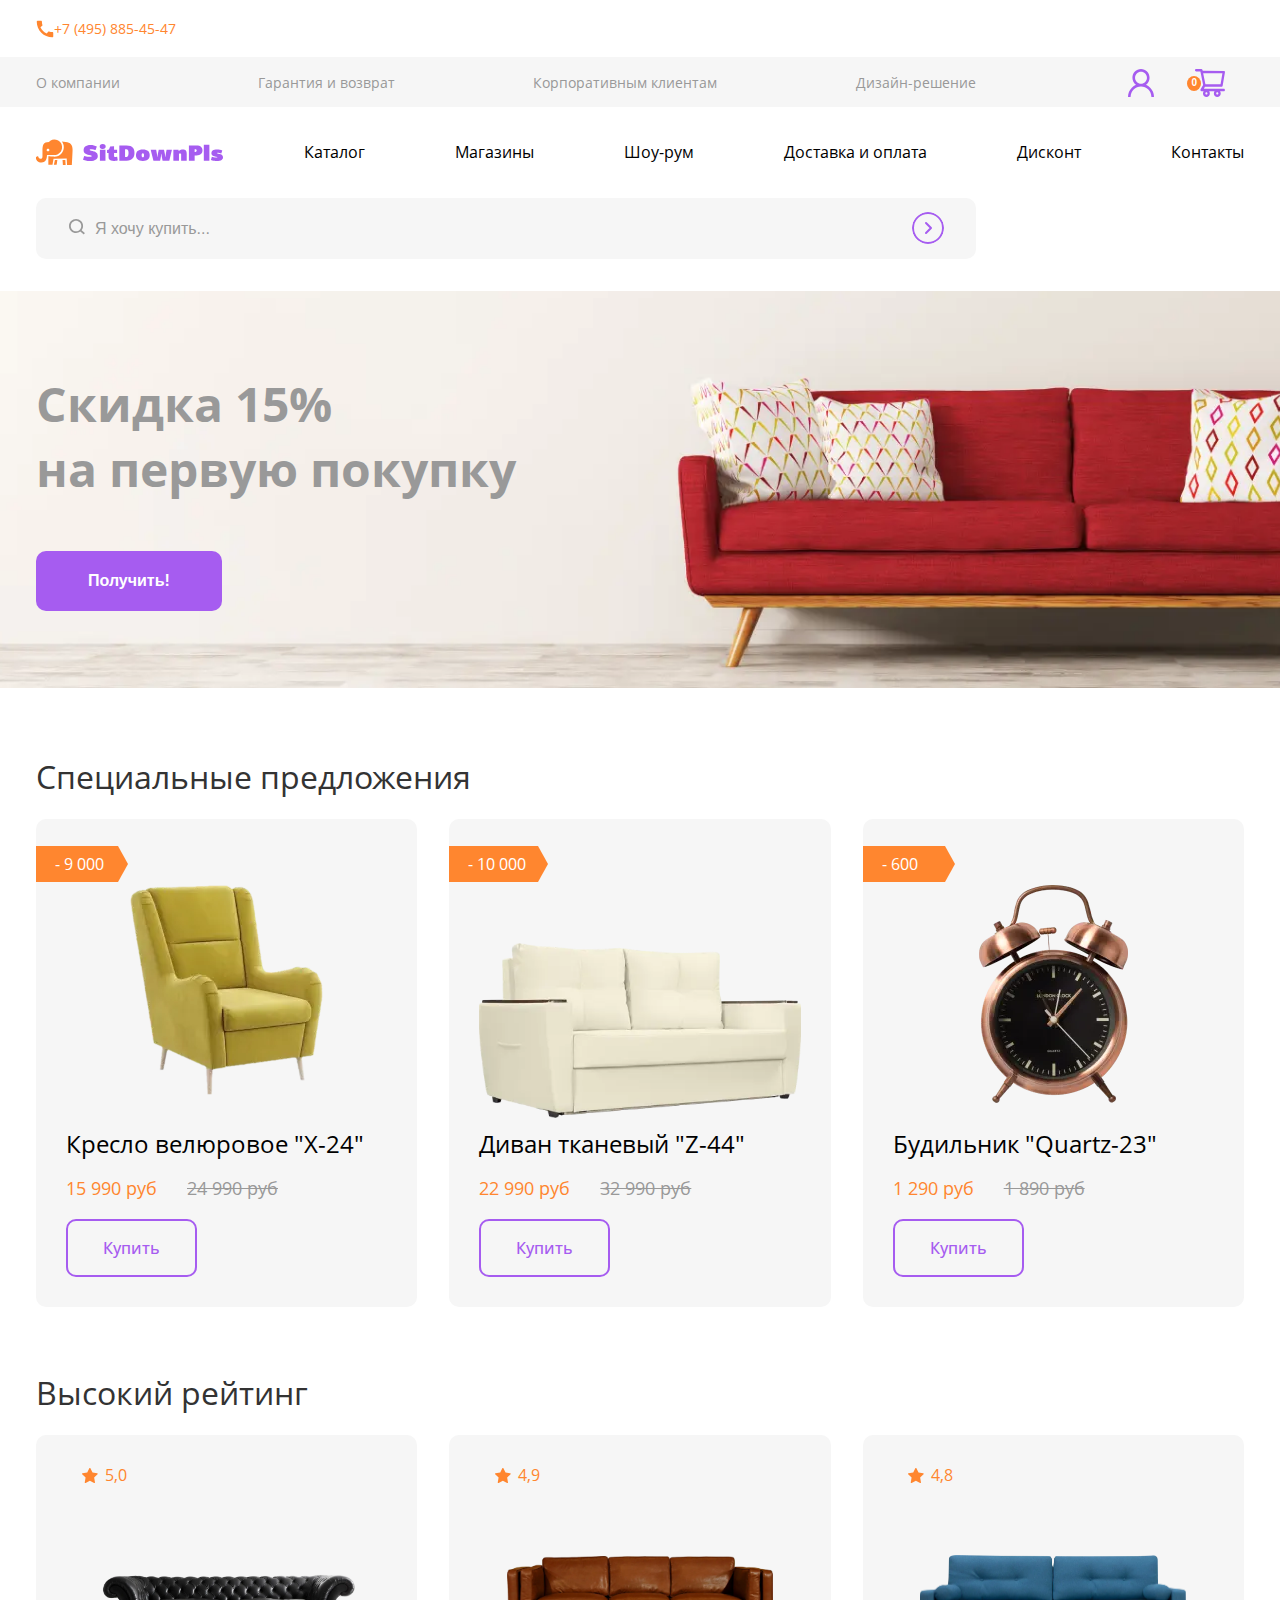
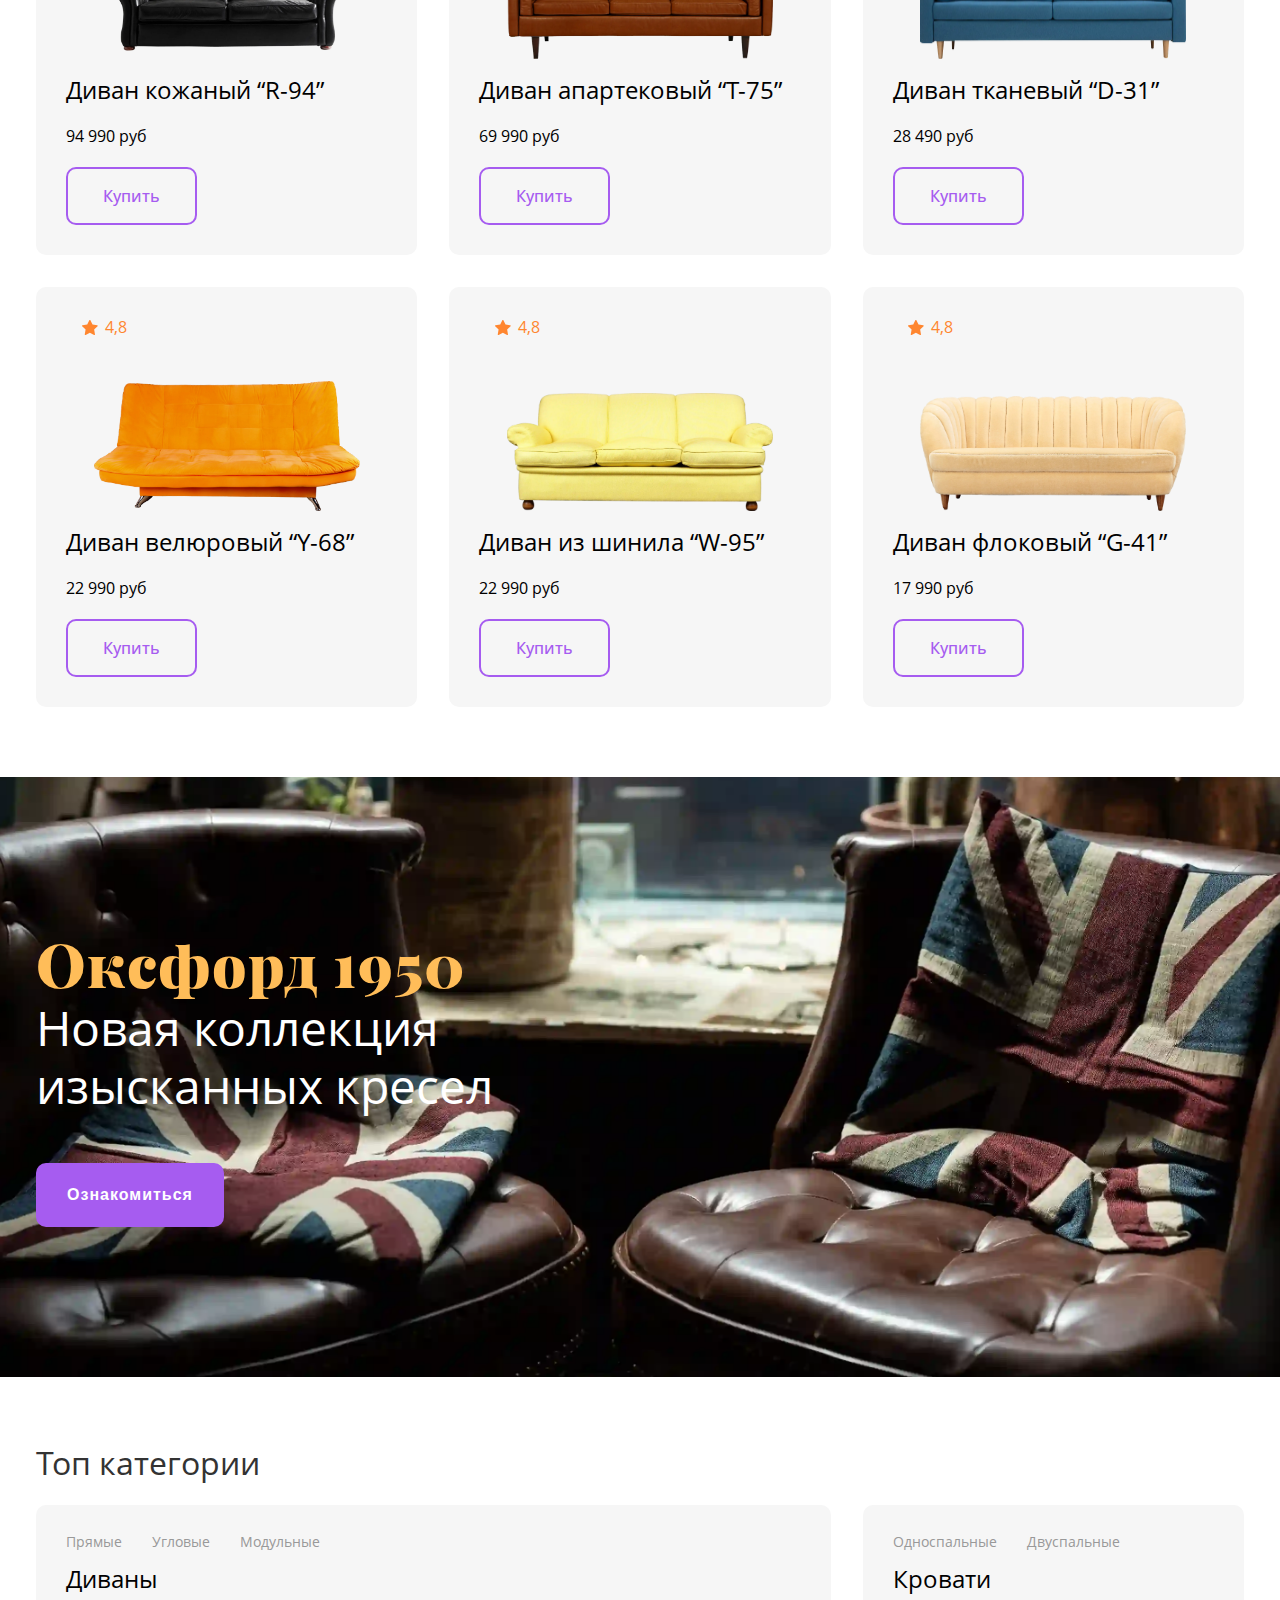
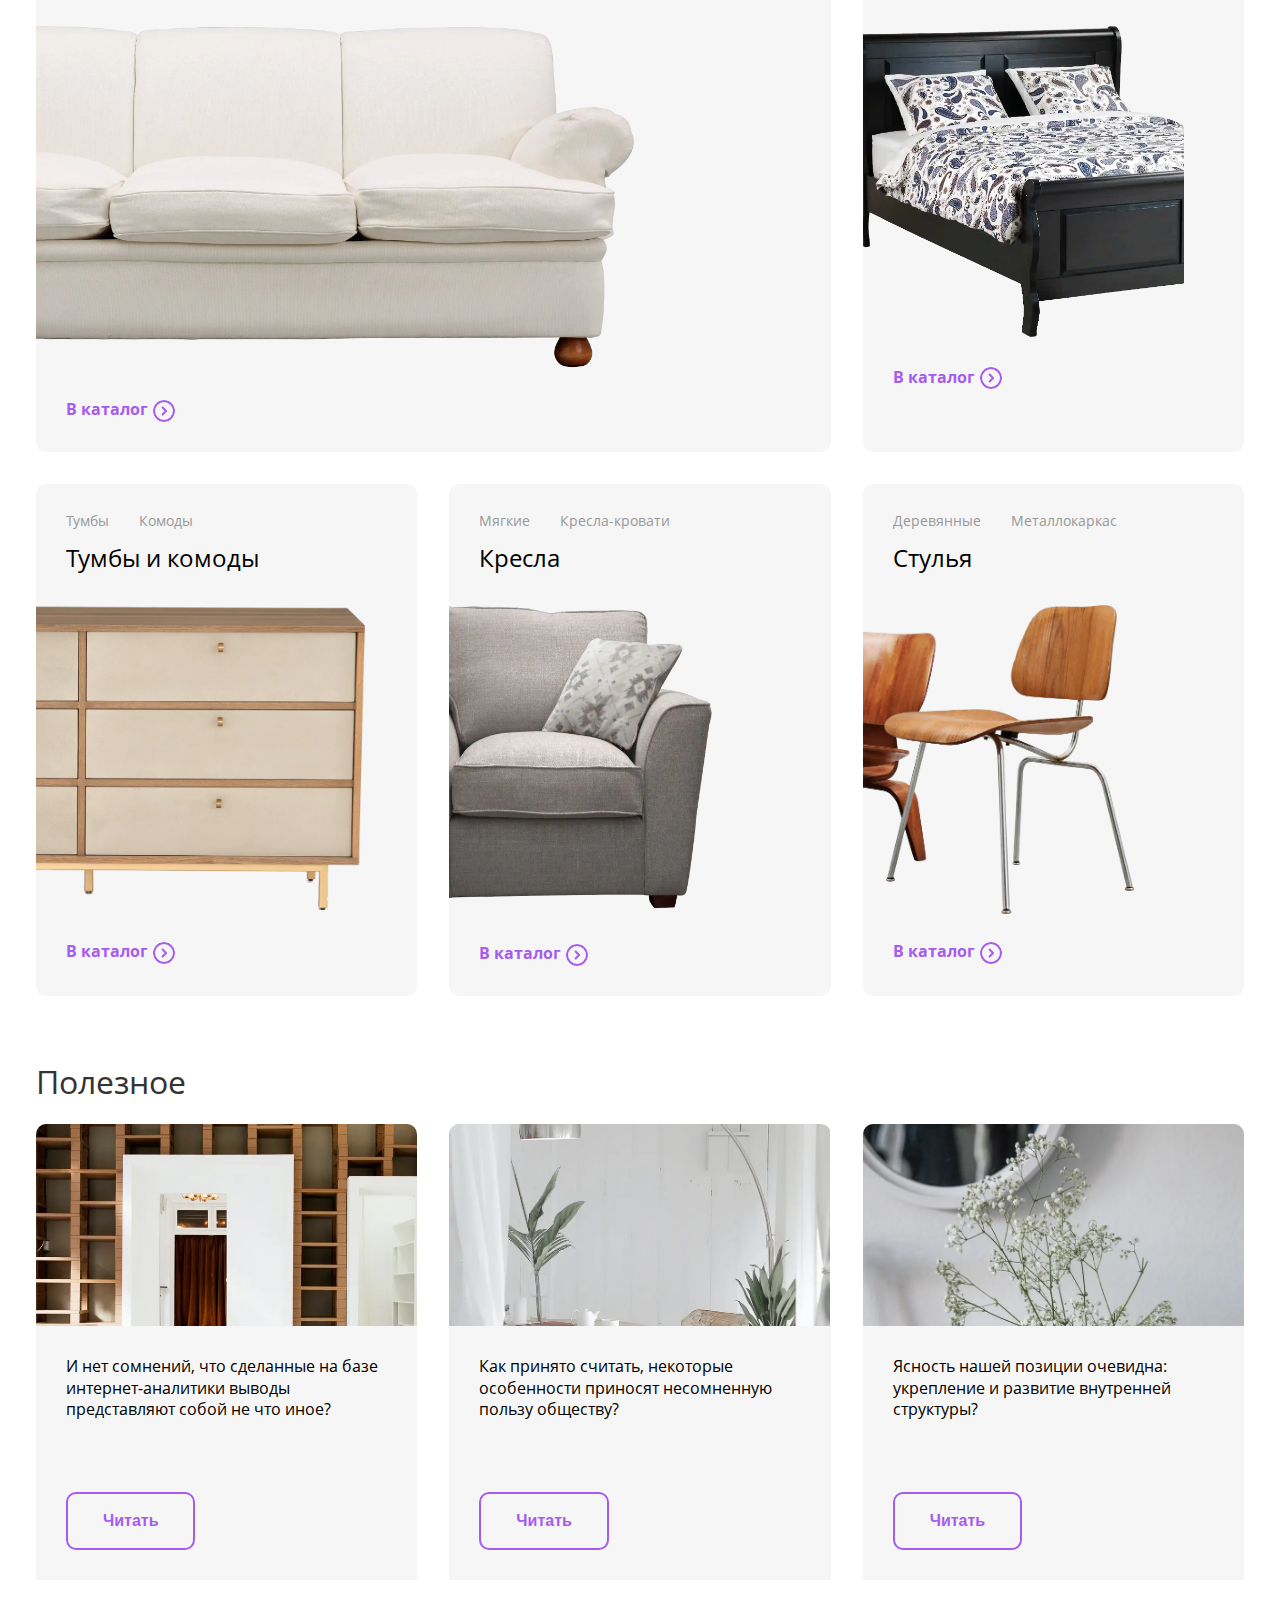
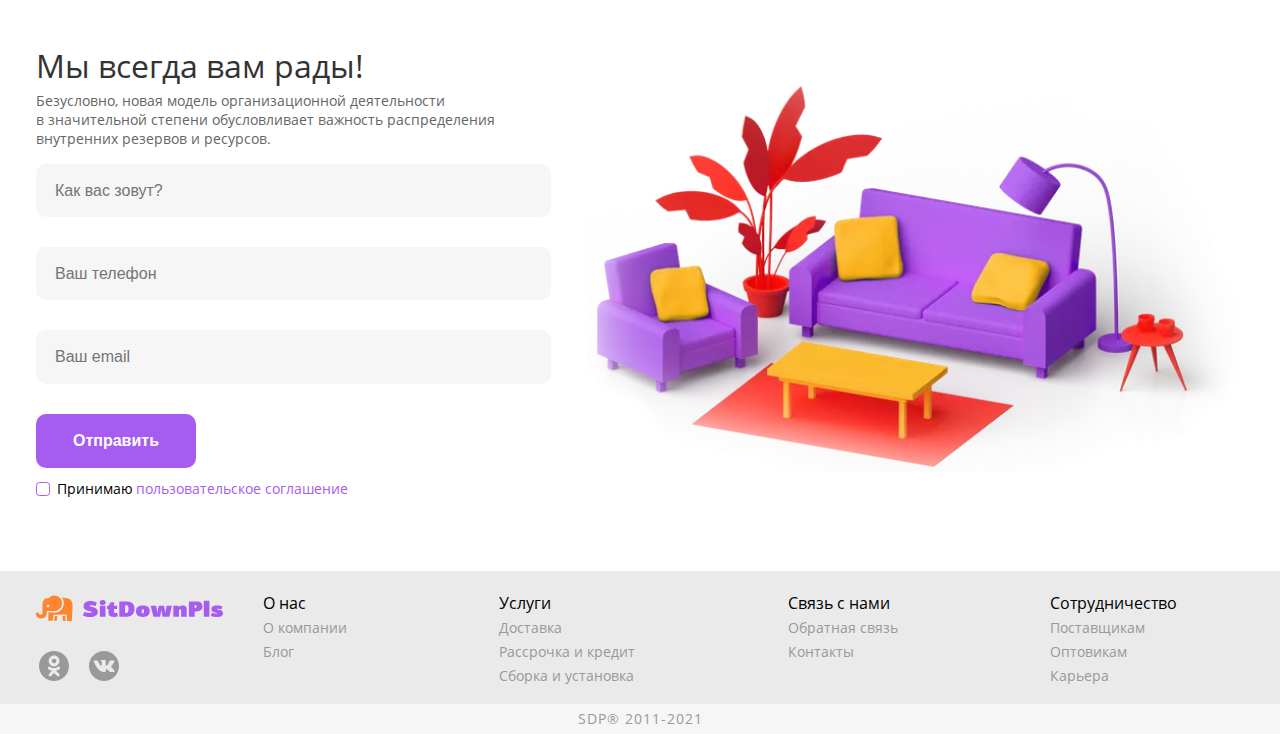
<file: index.html>
<!DOCTYPE html><html lang="ru"><head><meta charset="UTF-8"><meta name="viewport" content="width=device-width,initial-scale=1"><title>SitDownPls</title><link rel="stylesheet" href="resources/fonts/OpenSans-regular.woff" type="font/woff" crossorigin><link rel="stylesheet" href="resources/fonts/OpenSans-regular.woff2" type="font/woff2" crossorigin><link rel="stylesheet" href="resources/fonts/OpenSans-Medium.woff" type="font/woff" crossorigin><link rel="stylesheet" href="resources/fonts/OpenSans-Medium.woff2" type="font/woff2" crossorigin><link rel="stylesheet" href="resources/fonts/OpenSans-Bold.woff" type="font/woff" crossorigin><link rel="stylesheet" href="resources/fonts/OpenSans-Bold.woff2" type="font/woff2" crossorigin><link rel="stylesheet" href="resources/fonts/PlayfairDisplay-Black.woff2" type="font/woff2" crossorigin><link rel="stylesheet" href="resources/fonts/PlayfairDisplay-Black.woff" type="font/woff" crossorigin><link rel="stylesheet" href="resources/fonts/PlayfairDisplay-Bold.woff2" type="font/woff2" crossorigin><link rel="stylesheet" href="resources/fonts/PlayfairDisplay-Bold.woff" type="font/woff" crossorigin><link rel="stylesheet" href="./style/main.css"><link rel="icon" href="./img/svg/favicon.svg" type="image/x-icon"><script defer="defer" src="./js/main.js"></script></head><body><header class="header"><div class="container"><div class="header__container"><a href="tel:+74958854547" class="header__phone"><svg width="18" height="18" class="header__phone-svg"><use xlink:href="./img/svg/sprite.svg#phone"></use></svg> +7 (495) 885-45-47</a><nav class="header__nav-secondary"><ul class="header__list-secondary"><li class="header__item-secondary"><a href="#" aria-label="Информационный элемент навигационного меню: о компании" class="header__link-secondary">О&nbsp;компании</a></li><li class="header__item-secondary"><a href="#" aria-label="Информационный элемент навигационного меню: Гарантия и возврат" class="header__link-secondary">Гарантия и&nbsp;возврат</a></li><li class="header__item-secondary"><a href="#" aria-label="Информационный элемент навигационного меню: Корпоративным клиентам" class="header__link-secondary">Корпоративным клиентам</a></li><li class="header__item-secondary"><a href="#" aria-label="Информационный элемент навигационного меню: Дизайн-решение" class="header__link-secondary">Дизайн-решение</a></li></ul></nav><img src="./img/svg/logo.svg" alt="Логотип компании SitDownPls" class="logo"><nav class="header__nav-primary"><ul class="header__list-primary"><li class="header__item-primary"><a href="https://rampiv.github.io/pet-1-page/catalog.html" class="header__link-primary" id="catalog">Каталог</a></li><li class="header__item-primary"><a href="#" class="header__link-primary">Магазины</a></li><li class="header__item-primary"><a href="#" class="header__link-primary">Шоу-рум</a></li><li class="header__item-primary"><a href="#" class="header__link-primary">Доставка и&nbsp;оплата</a></li><li class="header__item-primary"><a href="#" class="header__link-primary">Дисконт</a></li><li class="header__item-primary"><a href="#" class="header__link-primary">Контакты</a></li></ul></nav><form class="header-form"><svg width="16" height="16" class="header-form__svg-search" id="searchSvg"><use xlink:href="./img/svg/sprite.svg#search"></use></svg> <input type="text" class="input-base header-form__input" placeholder="Я хочу купить..." id="searchInput"> <button class="header-form__btn" aria-label="'найти мебель', которое вы ввели в форме поиска"><svg width="32" height="32" viewBox="0 0 32 32" fill="none" xmlns="http://www.w3.org/2000/svg" class="header-form__svg"><g clip-path="url(#clip0_1_927)"><path d="M14 11L19 16L14 21" stroke="#A65CF0" stroke-width="2" stroke-linecap="round" stroke-linejoin="round" class="header-form__svg-path"/><circle cx="16" cy="16" r="15" stroke="#A65CF0" stroke-width="2"/></g><defs><clippath id="clip0_1_927"><rect width="32" height="32" fill="white"/></clippath></defs></svg></button></form><div class="header-btns"><button class="header-btns__btn" aria-label="Открытие личного кабинета"><svg width="26" height="28" class="btn-lk header-btns__btn-svg"><use xlink:href="./img/svg/sprite.svg#lk"></use></svg></button> <button class="header-btns__btn" aria-label="Открытие карзины"><svg width="30" height="28" class="btn-basket header-btns__btn-svg"><use xlink:href="./img/svg/sprite.svg#basket"></use></svg> <span class="header-btns__count">0</span></button></div></div></div><div class="header__stripe"></div></header><main class="main"><h1 class="display-none">Магазин мягкой мебели SitDownPls</h1><section class="hero"><div class="container"><div class="hero__container"><h2 class="hero__h2">Скидка&nbsp;15% на&nbsp;первую покупку</h2><button class="btn-type2 hero__btn" aria-label="Получение скидки на первую покупку">Получить!</button></div></div></section><section class="special"><div class="container"><h2 class="h2-base special__h2">Специальные предложения</h2><div class="special__content"><ul class="special__list"><li class="card-base special__item"><img src="./img/special1.webp" alt="Товар секции 'Специальное предложение'" class="special__img"><div class="special__text-container"><h3 class="h3-base special__h3">Кресло велюровое "X-24"</h3><div class="special__price-container"><span class="special__price-new">15&nbsp;990 руб</span> <span class="special__price-old">24&nbsp;990 руб</span></div><a class="btn-type1 special__btn" aria-label=" покупки выбранной мебели" href="https://rampiv.github.io/pet-1-page/product.html">Купить</a></div><span class="special__discount">- 9&nbsp;000</span></li><li class="card-base special__item"><img src="./img/special2.webp" alt="Товар секции 'Специальное предложение'" class="special__img"><div class="special__text-container"><h3 class="h3-base special__h3">Диван тканевый "Z-44"</h3><div class="special__price-container"><span class="special__price-new">22&nbsp;990 руб</span> <span class="special__price-old">32&nbsp;990 руб</span></div><a class="btn-type1 special__btn" aria-label=" покупки выбранной мебели" href="https://rampiv.github.io/pet-1-page/product.html">Купить</a></div><span class="special__discount">- 10&nbsp;000</span></li><li class="card-base special__item"><img src="./img/special3.webp" alt="Товар секции 'Специальное предложение'" class="special__img"><div class="special__text-container"><h3 class="h3-base special__h3">Будильник "Quartz-23"</h3><div class="special__price-container"><span class="special__price-new">1&nbsp;290 руб</span> <span class="special__price-old">1&nbsp;890 руб</span></div><a class="btn-type1 special__btn" aria-label=" покупки выбранной мебели" href="https://rampiv.github.io/pet-1-page/product.html">Купить</a></div><span class="special__discount">- 600</span></li><li class="card-base special__item"><img src="./img/special4.webp" alt="Товар секции 'Специальное предложение'" class="special__img"><div class="special__text-container"><h3 class="h3-base special__h3">Мини-скульптура “Oh my deer”</h3><div class="special__price-container"><span class="special__price-new">690 руб</span> <span class="special__price-old">990 руб</span></div><a class="btn-type1 special__btn" aria-label=" покупки выбранной мебели" href="https://rampiv.github.io/pet-1-page/product.html">Купить</a></div><span class="special__discount">- 300</span></li><li class="card-base special__item"><img src="./img/special5.webp" alt="Товар секции 'Специальное предложение'" class="special__img"><div class="special__text-container"><h3 class="h3-base special__h3">Диван вел-флок “Z-85”"</h3><div class="special__price-container"><span class="special__price-new">22&nbsp;990 руб</span> <span class="special__price-old">32&nbsp;990 руб</span></div><a class="btn-type1 special__btn" aria-label=" покупки выбранной мебели" href="https://rampiv.github.io/pet-1-page/product.html">Купить</a></div><span class="special__discount">- 10&nbsp;000</span></li><li class="card-base special__item"><img src="./img/special6.webp" alt="Товар секции 'Специальное предложение'" class="special__img"><div class="special__text-container"><h3 class="h3-base special__h3">Термометр + гидрометр “H-18”</h3><div class="special__price-container"><span class="special__price-new">1&nbsp;390 руб</span> <span class="special__price-old">2&nbsp;090 руб</span></div><a class="btn-type1 special__btn" aria-label=" покупки выбранной мебели" href="https://rampiv.github.io/pet-1-page/product.html">Купить</a></div><span class="special__discount">- 700</span></li></ul></div></div></section><section class="rating"><div class="container"><h2 class="h2-base rating__h2">Высокий рейтинг</h2><ul class="rating__list"><li class="card-base catalog-card"><img src="./img/catalog1.webp" alt="Фотография товара с высоким рейтингом" class="catalog-card-img"><div class="catalog-card-content"><h3 class="h3-base catalog-card-h3">Диван кожаный “R-94”</h3><span class="catalog-card-price">94 990 руб </span><a class="btn-type1 catalog-card-btn" aria-label=" покупки выбранной мебели" href="https://rampiv.github.io/pet-1-page/product.html">Купить</a></div><span class="catalog-card-rating">5,0</span></li><li class="card-base catalog-card"><img src="./img/catalog2.webp" alt="Фотография товара с высоким рейтингом" class="catalog-card-img"><div class="catalog-card-content"><h3 class="h3-base catalog-card-h3">Диван апартековый “T-75”</h3><span class="catalog-card-price">69 990 руб </span><a class="btn-type1 catalog-card-btn" aria-label=" покупки выбранной мебели" href="https://rampiv.github.io/pet-1-page/product.html">Купить</a></div><span class="catalog-card-rating">4,9</span></li><li class="card-base catalog-card"><img src="./img/catalog3.webp" alt="Фотография товара с высоким рейтингом" class="catalog-card-img"><div class="catalog-card-content"><h3 class="h3-base catalog-card-h3">Диван тканевый “D-31”</h3><span class="catalog-card-price">28 490 руб </span><a class="btn-type1 catalog-card-btn" aria-label=" покупки выбранной мебели" href="https://rampiv.github.io/pet-1-page/product.html">Купить</a></div><span class="catalog-card-rating">4,8</span></li><li class="card-base catalog-card"><img src="./img/catalog4.webp" alt="Фотография товара с высоким рейтингом" class="catalog-card-img"><div class="catalog-card-content"><h3 class="h3-base catalog-card-h3">Диван велюровый “Y-68”</h3><span class="catalog-card-price">22 990 руб </span><a class="btn-type1 catalog-card-btn" aria-label=" покупки выбранной мебели" href="https://rampiv.github.io/pet-1-page/product.html">Купить</a></div><span class="catalog-card-rating">4,8</span></li><li class="card-base catalog-card"><img src="./img/catalog5.webp" alt="Фотография товара с высоким рейтингом" class="catalog-card-img"><div class="catalog-card-content"><h3 class="h3-base catalog-card-h3">Диван из шинила “W-95”</h3><span class="catalog-card-price">22 990 руб </span><a class="btn-type1 catalog-card-btn" aria-label=" покупки выбранной мебели" href="https://rampiv.github.io/pet-1-page/product.html">Купить</a></div><span class="catalog-card-rating">4,8</span></li><li class="card-base catalog-card"><img src="./img/catalog6.webp" alt="Фотография товара с высоким рейтингом" class="catalog-card-img"><div class="catalog-card-content"><h3 class="h3-base catalog-card-h3">Диван флоковый “G-41”</h3><span class="catalog-card-price">17 990 руб </span><a class="btn-type1 catalog-card-btn" aria-label=" покупки выбранной мебели" href="https://rampiv.github.io/pet-1-page/product.html">Купить</a></div><span class="catalog-card-rating">4,8</span></li><li class="card-base catalog-card"><img src="./img/catalog7.webp" alt="Фотография товара с высоким рейтингом" class="catalog-card-img"><div class="catalog-card-content"><h3 class="h3-base catalog-card-h3">Диван шиниловый “V-43”</h3><span class="catalog-card-price">19 990 руб </span><a class="btn-type1 catalog-card-btn" aria-label=" покупки выбранной мебели" href="https://rampiv.github.io/pet-1-page/product.html">Купить</a></div><span class="catalog-card-rating">4,8</span></li><li class="card-base catalog-card"><img src="./img/catalog8.webp" alt="Фотография товара с высоким рейтингом" class="catalog-card-img catalog-card-img_width"><div class="catalog-card-content"><h3 class="h3-base catalog-card-h3">Диван велюровый “S-99”</h3><span class="catalog-card-price">19 990 руб </span><a class="btn-type1 catalog-card-btn" aria-label=" покупки выбранной мебели" href="https://rampiv.github.io/pet-1-page/product.html">Купить</a></div><span class="catalog-card-rating">4,7</span></li></ul></div></section><section class="advertisement"><div class="container"><div class="advertisement__container"><h2 class="advertisement__text"><span class="advertisement__text-span">Оксфорд 1950</span> Новая коллекция изысканных кресел</h2><button class="btn-type2 advertisement__btn" aria-label=" перехода на ознакомление в новой коллекцией кресел">Ознакомиться</button></div></div></section><section class="top-category"><div class="container"><div class="top-category__container"><h2 class="h2-base top-category__h2">Топ категории</h2><div class="top-category__content"><ul class="top-category__list"><li class="top-category__item card-base"><ul class="top-category__item-list"><li class="top-category__item-item">Прямые</li><li class="top-category__item-item">Угловые</li><li class="top-category__item-item">Модульные</li></ul><h3 class="top-category__h3">Диваны</h3><img src="./img/top1.webp" alt="Фотография товара топ категории" class="top-category__img"><div class="catalog-link-base"><a href="https://rampiv.github.io/pet-1-page/catalog.html" class="catalog-link-base__link">В каталог </a><svg width="22" height="22" viewBox="0 0 22 22" fill="none" xmlns="http://www.w3.org/2000/svg" class="catalog-link-base__svg"><g clip-path="url(#clip0_1_945)"><path d="M9.625 7.5625L13.0625 11L9.625 14.4375" stroke="#A65CF0" stroke-width="2" stroke-linecap="round" stroke-linejoin="round" class="catalog-link-base__svg-path"/><circle cx="11" cy="11" r="10" stroke="#A65CF0" stroke-width="2"/></g></svg></div></li><li class="top-category__item card-base"><ul class="top-category__item-list"><li class="top-category__item-item">Мягкие</li><li class="top-category__item-item">Кресла-кровати</li></ul><h3 class="top-category__h3">Кресла</h3><img src="./img/top4.webp" alt="Фотография товара топ категории" class="top-category__img"><div class="catalog-link-base"><a href="https://rampiv.github.io/pet-1-page/catalog.html" class="catalog-link-base__link">В каталог</a> <svg width="22" height="22" viewBox="0 0 22 22" fill="none" xmlns="http://www.w3.org/2000/svg" class="catalog-link-base__svg"><g clip-path="url(#clip0_1_945)"><path d="M9.625 7.5625L13.0625 11L9.625 14.4375" stroke="#A65CF0" stroke-width="2" stroke-linecap="round" stroke-linejoin="round" class="catalog-link-base__svg-path"/><circle cx="11" cy="11" r="10" stroke="#A65CF0" stroke-width="2"/></g></svg></div></li><li class="top-category__item card-base"><ul class="top-category__item-list"><li class="top-category__item-item">Односпальные</li><li class="top-category__item-item">Двуспальные</li></ul><h3 class="top-category__h3">Кровати</h3><img src="./img/top2.webp" alt="Фотография товара топ категории" class="top-category__img"><div class="catalog-link-base"><a href="https://rampiv.github.io/pet-1-page/catalog.html" class="catalog-link-base__link">В каталог </a><svg width="22" height="22" viewBox="0 0 22 22" fill="none" xmlns="http://www.w3.org/2000/svg" class="catalog-link-base__svg"><g clip-path="url(#clip0_1_945)"><path d="M9.625 7.5625L13.0625 11L9.625 14.4375" stroke="#A65CF0" stroke-width="2" stroke-linecap="round" stroke-linejoin="round" class="catalog-link-base__svg-path"/><circle cx="11" cy="11" r="10" stroke="#A65CF0" stroke-width="2"/></g></svg></div></li><li class="top-category__item card-base"><ul class="top-category__item-list"><li class="top-category__item-item">Тумбы</li><li class="top-category__item-item">Комоды</li></ul><h3 class="top-category__h3">Тумбы и комоды</h3><img src="./img/top3.webp" alt="Фотография товара топ категории" class="top-category__img"><div class="catalog-link-base"><a href="https://rampiv.github.io/pet-1-page/catalog.html" class="catalog-link-base__link">В каталог </a><svg width="22" height="22" viewBox="0 0 22 22" fill="none" xmlns="http://www.w3.org/2000/svg" class="catalog-link-base__svg"><g clip-path="url(#clip0_1_945)"><path d="M9.625 7.5625L13.0625 11L9.625 14.4375" stroke="#A65CF0" stroke-width="2" stroke-linecap="round" stroke-linejoin="round" class="catalog-link-base__svg-path"/><circle cx="11" cy="11" r="10" stroke="#A65CF0" stroke-width="2"/></g></svg></div></li><li class="top-category__item card-base"><ul class="top-category__item-list"><li class="top-category__item-item">Деревянные</li><li class="top-category__item-item">Металлокаркас</li></ul><h3 class="top-category__h3">Стулья</h3><img src="./img/top5.webp" alt="Фотография товара топ категории" class="top-category__img"><div class="catalog-link-base"><a href="https://rampiv.github.io/pet-1-page/catalog.html" class="catalog-link-base__link">В каталог </a><svg width="22" height="22" viewBox="0 0 22 22" fill="none" xmlns="http://www.w3.org/2000/svg" class="catalog-link-base__svg"><g clip-path="url(#clip0_1_945)"><path d="M9.625 7.5625L13.0625 11L9.625 14.4375" stroke="#A65CF0" stroke-width="2" stroke-linecap="round" stroke-linejoin="round" class="catalog-link-base__svg-path"/><circle cx="11" cy="11" r="10" stroke="#A65CF0" stroke-width="2"/></g></svg></div></li></ul></div></div></div></section><section class="useful"><div class="container"><div class="useful__container"><h2 class="h2-base useful__h2">Полезное</h2><ul class="useful__list"><li class="card-base useful__item"><div class="useful__item-content"><p class="useful__item-text">И&nbsp;нет сомнений, что сделанные на&nbsp;базе интернет-аналитики выводы представляют собой не&nbsp;что иное?</p><button class="btn-type1 useful__btn" aria-label="Читать подробнее">Читать</button></div></li><li class="card-base useful__item"><div class="useful__item-content"><p class="useful__item-text">Как принято считать, некоторые особенности приносят несомненную пользу обществу?</p><button class="btn-type1 useful__btn" aria-label="Читать подробнее">Читать</button></div></li><li class="card-base useful__item"><div class="useful__item-content"><p class="useful__item-text">Ясность нашей позиции очевидна: укрепление и&nbsp;развитие внутренней структуры?</p><button class="btn-type1 useful__btn" aria-label="Читать подробнее">Читать</button></div></li><li class="card-base useful__item"><div class="useful__item-content"><p class="useful__item-text">Прежде всего, консультация с&nbsp;широким активом однозначно фиксирует необходимость распределения?</p><button class="btn-type1 useful__btn" aria-label="Читать подробнее">Читать</button></div></li><li class="card-base useful__item"><div class="useful__item-content"><p class="useful__item-text">Как принято считать, некоторые особенности приносят несомненную пользу обществу?</p><button class="btn-type1 useful__btn" aria-label="Читать подробнее">Читать</button></div></li></ul></div></div></section><section class="connection"><div class="container"><div class="connection__container"><h2 class="h2-base connection__h2">Мы&nbsp;всегда вам рады!</h2><p class="connection__description">Безусловно, новая модель организационной деятельности в&nbsp;значительной степени обусловливает важность распределения внутренних резервов и&nbsp;ресурсов.</p><form class="connection__form"><input type="text" class="input-base connection__input" placeholder="Как вас зовут?" id="contactsName"> <input type="number" class="input-base connection__input" placeholder="Ваш телефон" id="contactsNumber"> <input type="email" class="input-base connection__input" placeholder="Ваш email" id="contactsMail"> <button class="btn-type2 connection__btn" aria-label="Отправить введенную информацию" id="contactsBtn">Отправить</button></form><div class="connection__checkbox-container"><input type="checkbox" id="checkbox" name="checkbox" class="checkbox-base"> <label for="checkbox" class="connection__checkbox-text">Принимаю <a href="#" class="connection__checkbox-link">пользовательское соглашение</a></label></div></div></div></section></main><footer class="footer"><div class="footer__container"><div class="footer__content-up"><div class="container"><div class="footer__up-content"><div class="footer__img"><img src="./img/svg/logo.svg" alt="Логотип магазина"><ul class="footer__icons"><li class="footer__icon"><a href="#" class="footer__icon-link" aria-label="Ссылка на сайт Одноклассники"><svg width="30" height="30" class="footer__icon-svg"><use xlink:href="./img/svg/sprite.svg#ok"></use></svg></a></li><li class="footer__icon"><a href="#" class="footer__icon-link"><svg width="30" height="30" class="footer__icon-svg" aria-label="Ссылка на сайт Вконтакте"><use xlink:href="./img/svg/sprite.svg#vk"></use></svg></a></li></ul></div><ul class="footer__lists-common"><li class="footer__item-common"><h3 class="footer__h3">О&nbsp;нас</h3><ul class="footer__list-definite"><li class="footer__item-definite"><a href="#" class="footer__link">О&nbsp;компании</a></li><li class="footer__item-definite"><a href="#" class="footer__link">Блог</a></li></ul></li><li class="footer__item-common"><h3 class="footer__h3">Услуги</h3><ul class="footer__list-definite"><li class="footer__item-definite"><a href="#" class="footer__link">Доставка</a></li><li class="footer__item-definite"><a href="#" class="footer__link">Рассрочка и&nbsp;кредит</a></li><li class="footer__item-definite"><a href="#" class="footer__link">Сборка и&nbsp;установка</a></li></ul></li><li class="footer__item-common"><h3 class="footer__h3">Связь с&nbsp;нами</h3><ul class="footer__list-definite"><li class="footer__item-definite"><a href="#" class="footer__link">Обратная связь</a></li><li class="footer__item-definite"><a href="#" class="footer__link">Контакты</a></li></ul></li><li class="footer__item-common"><h3 class="footer__h3">Сотрудничество</h3><ul class="footer__list-definite"><li class="footer__item-definite"><a href="#" class="footer__link">Поставщикам</a></li><li class="footer__item-definite"><a href="#" class="footer__link">Оптовикам</a></li><li class="footer__item-definite"><a href="#" class="footer__link">Карьера</a></li></ul></li></ul></div></div></div><div class="footer__bottom-content"><div class="container"><span class="footer__bottom-content-text">SDP® 2011-2021</span></div></div></div></footer></body></html>
</file>
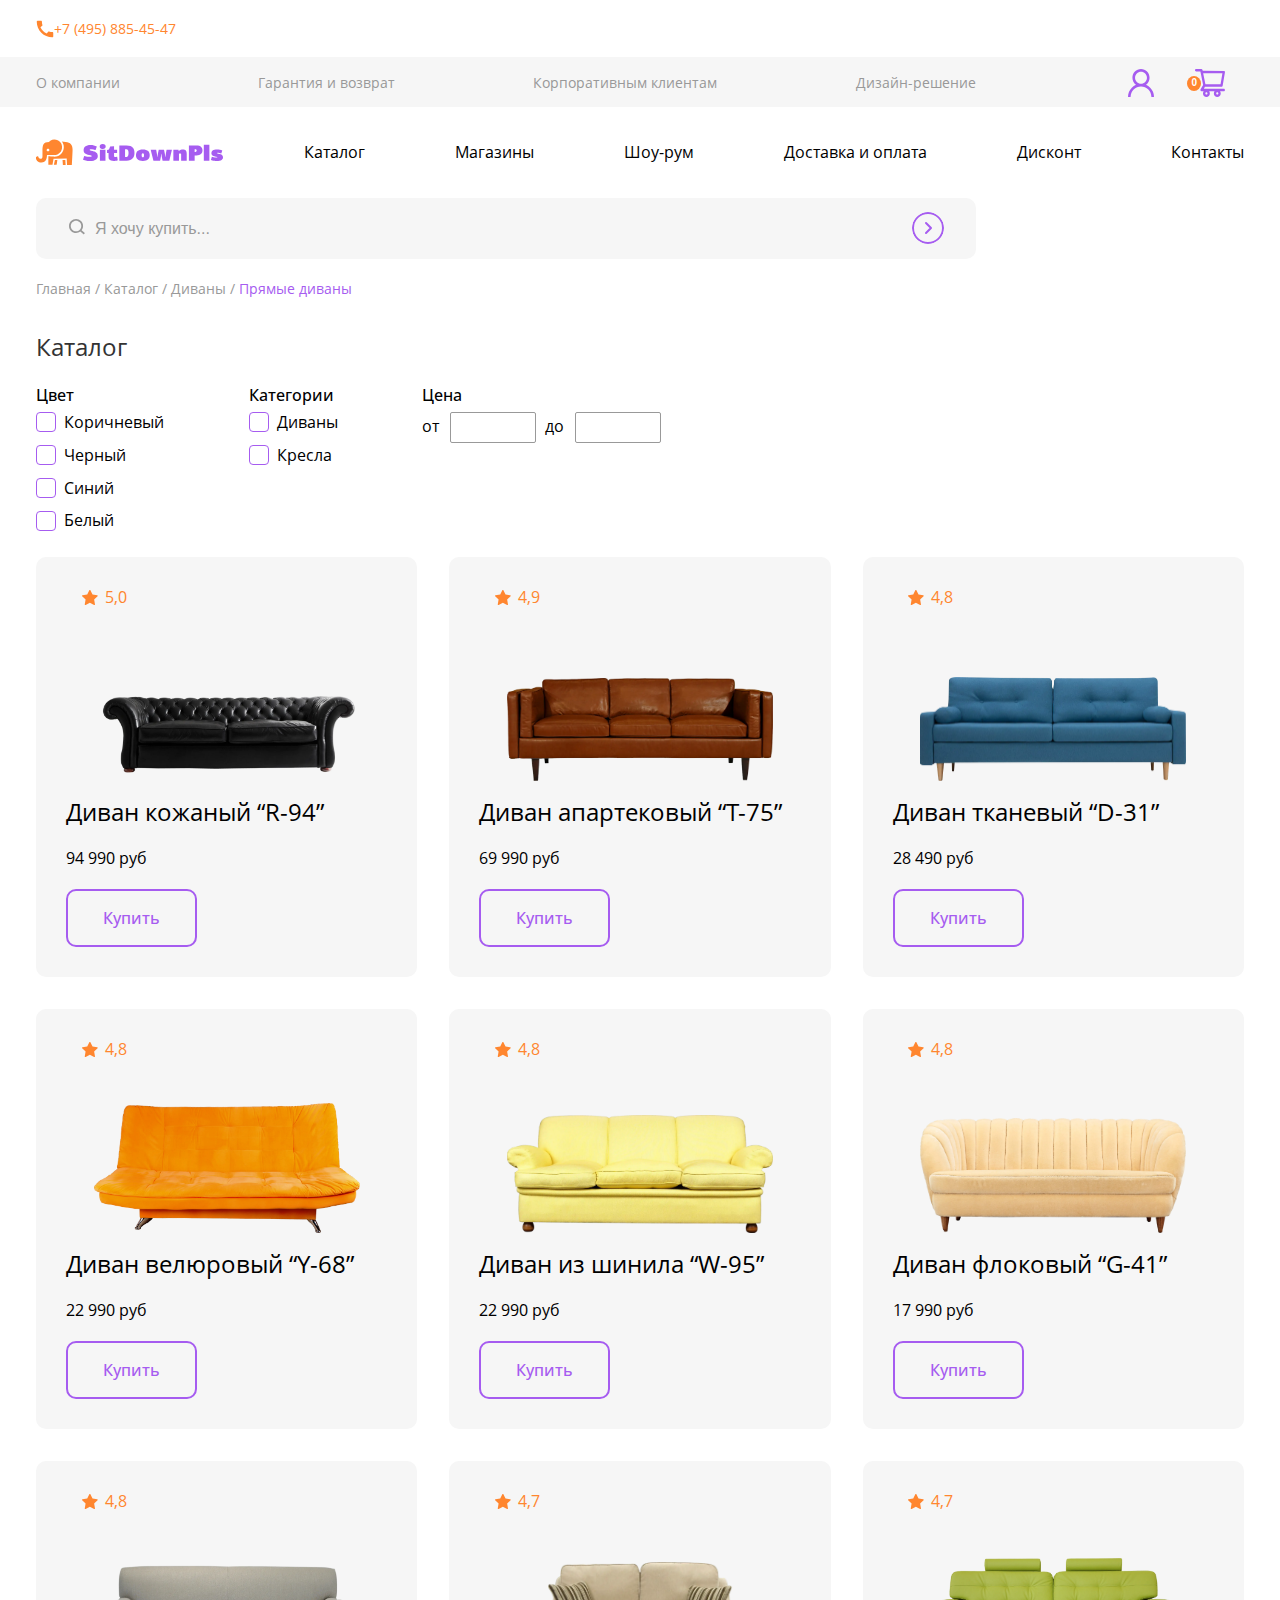
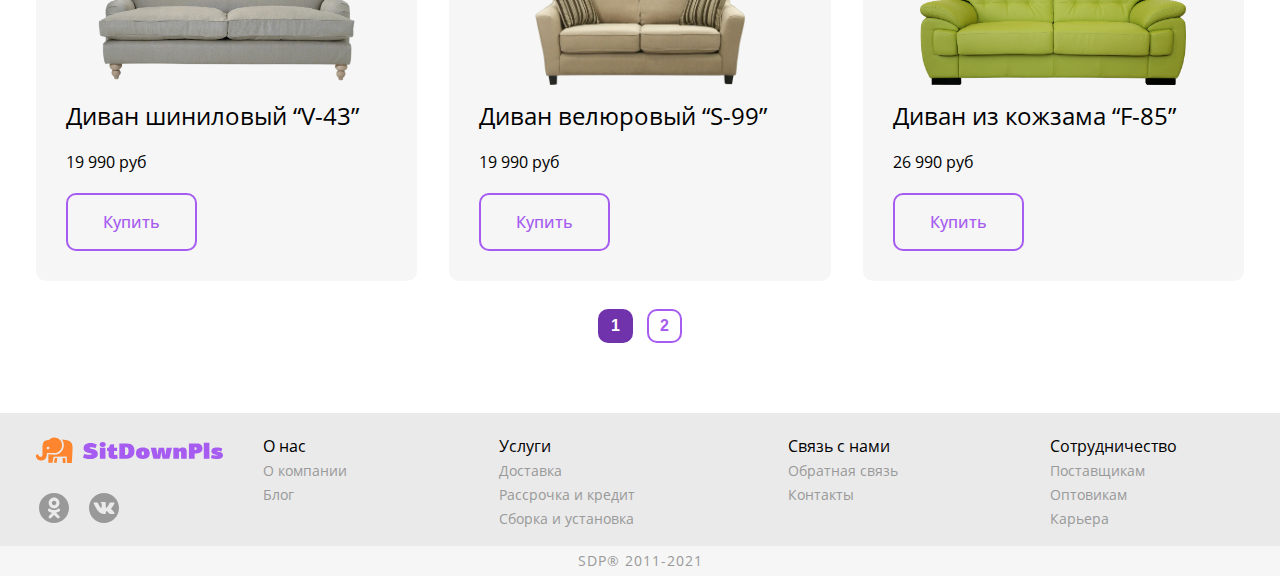
<file: catalog.html>
<!DOCTYPE html><html lang="ru"><head><meta charset="UTF-8"><meta name="viewport" content="width=device-width,initial-scale=1"><title>SitDownPls</title><link rel="stylesheet" href="resources/fonts/OpenSans-regular.woff" type="font/woff" crossorigin><link rel="stylesheet" href="resources/fonts/OpenSans-regular.woff2" type="font/woff2" crossorigin><link rel="stylesheet" href="resources/fonts/OpenSans-Medium.woff" type="font/woff" crossorigin><link rel="stylesheet" href="resources/fonts/OpenSans-Medium.woff2" type="font/woff2" crossorigin><link rel="stylesheet" href="resources/fonts/OpenSans-Bold.woff" type="font/woff" crossorigin><link rel="stylesheet" href="resources/fonts/OpenSans-Bold.woff2" type="font/woff2" crossorigin><link rel="stylesheet" href="resources/fonts/PlayfairDisplay-Black.woff2" type="font/woff2" crossorigin><link rel="stylesheet" href="resources/fonts/PlayfairDisplay-Black.woff" type="font/woff" crossorigin><link rel="stylesheet" href="./style/main.css"><link rel="icon" href="./img/svg/favicon.svg" type="image/x-icon"><script defer="defer" src="./js/main.js"></script></head><body><header class="header header-catalog"><div class="container"><div class="header__container"><a href="tel:+74958854547" class="header__phone"><svg width="18" height="18" class="header__phone-svg"><use xlink:href="./img/svg/sprite.svg#phone"></use></svg> +7 (495) 885-45-47</a><nav class="header__nav-secondary"><ul class="header__list-secondary"><li class="header__item-secondary"><a href="#" aria-label="Информационный элемент навигационного меню: о компании" class="header__link-secondary">О&nbsp;компании</a></li><li class="header__item-secondary"><a href="#" aria-label="Информационный элемент навигационного меню: Гарантия и возврат" class="header__link-secondary">Гарантия и&nbsp;возврат</a></li><li class="header__item-secondary"><a href="#" aria-label="Информационный элемент навигационного меню: Корпоративным клиентам" class="header__link-secondary">Корпоративным клиентам</a></li><li class="header__item-secondary"><a href="#" aria-label="Информационный элемент навигационного меню: Дизайн-решение" class="header__link-secondary">Дизайн-решение</a></li></ul></nav><img src="./img/svg/logo.svg" alt="Логотип компании SitDownPls" class="logo"><nav class="header__nav-primary"><ul class="header__list-primary"><li class="header__item-primary"><a href="https://rampiv.github.io/pet-1-page/catalog.html" class="header__link-primary" id="catalog">Каталог</a></li><li class="header__item-primary"><a href="#" class="header__link-primary">Магазины</a></li><li class="header__item-primary"><a href="#" class="header__link-primary">Шоу-рум</a></li><li class="header__item-primary"><a href="#" class="header__link-primary">Доставка и&nbsp;оплата</a></li><li class="header__item-primary"><a href="#" class="header__link-primary">Дисконт</a></li><li class="header__item-primary"><a href="#" class="header__link-primary">Контакты</a></li></ul></nav><form class="header-form"><svg width="16" height="16" class="header-form__svg-search" id="searchSvg"><use xlink:href="./img/svg/sprite.svg#search"></use></svg> <input type="text" class="input-base header-form__input" placeholder="Я хочу купить..." id="searchInput"> <button class="header-form__btn" aria-label="'найти мебель', которое вы ввели в форме поиска"><svg width="32" height="32" viewBox="0 0 32 32" fill="none" xmlns="http://www.w3.org/2000/svg" class="header-form__svg"><g clip-path="url(#clip0_1_927)"><path d="M14 11L19 16L14 21" stroke="#A65CF0" stroke-width="2" stroke-linecap="round" stroke-linejoin="round" class="header-form__svg-path"/><circle cx="16" cy="16" r="15" stroke="#A65CF0" stroke-width="2"/></g><defs><clippath id="clip0_1_927"><rect width="32" height="32" fill="white"/></clippath></defs></svg></button></form><div class="header-btns"><button class="header-btns__btn" aria-label="Открытие личного кабинета"><svg width="26" height="28" class="btn-lk header-btns__btn-svg"><use xlink:href="./img/svg/sprite.svg#lk"></use></svg></button> <button class="header-btns__btn" aria-label="Открытие карзины"><svg width="30" height="28" class="btn-basket header-btns__btn-svg"><use xlink:href="./img/svg/sprite.svg#basket"></use></svg> <span class="header-btns__count">0</span></button></div></div></div><div class="header__stripe"></div></header><main class="main"><h1 class="display-none">Магазин мягкой мебели SitDownPls</h1><div class="main-catalog"><div class="container"><div class="breadcrumbs"><a class="breadcrumbs__link" href="https://rampiv.github.io/pet-1-page/">Главная</a> <span class="breadcrumbs__span">/</span> <a class="breadcrumbs__link" href="https://rampiv.github.io/pet-1-page/catalog.html">Каталог</a> <span class="breadcrumbs__span">/</span> <a class="breadcrumbs__link" href="#">Диваны</a> <span class="breadcrumbs__span">/</span> <a class="breadcrumbs__link" href="#">Прямые диваны</a></div><div class="catalog"><h2 class="h2-base catalog__h2-filter">Фильтровать по:</h2><div class="catalog__filter"><form class="catalog__filter-form"><div class="catalog__filter-container"><h3 class="h3-base catalog__filter-h3">Цвет</h3><ul class="catalog__list catalog__color-list"><li class="catalog__item catalog__color-item"><input type="checkbox" value="brown" class="checkbox-base checkbox-base-filter catalog__color-input" id="checkboxBrown"> <label for="checkboxBrown" class="catalog__label catalog__color-label">Коричневый</label></li><li class="catalog__item catalog__color-item"><input type="checkbox" value="black" class="checkbox-base checkbox-base-filter catalog__color-input" id="checkboxBlack"> <label for="checkboxBlack" class="catalog__label catalog__color-label">Черный</label></li><li class="catalog__item catalog__color-item"><input type="checkbox" value="blue" class="checkbox-base checkbox-base-filter catalog__color-input" id="checkboxBlue"> <label for="checkboxBlue" class="catalog__label catalog__color-label">Синий</label></li><li class="catalog__item catalog__color-item"><input type="checkbox" value="white" class="checkbox-base checkbox-base-filter catalog__color-input" id="checkboxWhite"> <label for="checkboxWhite" class="catalog__label catalog__color-label">Белый</label></li></ul></div><div class="catalog__filter-container"><h3 class="h3-base catalog__filter-h3">Категории</h3><ul class="catalog__list catalog__type-list"><li class="catalog__item catalog__type-item"><input type="checkbox" value="brown" class="checkbox-base checkbox-base-filter catalog__type-input" id="sofa"> <label for="sofa" class="catalog__label catalog__type-label">Диваны</label></li><li class="catalog__item catalog__type-item"><input type="checkbox" value="black" class="checkbox-base checkbox-base-filter catalog__type-input" id="armchair"> <label for="armchair" class="catalog__label catalog__type-label">Кресла</label></li></ul></div><div class="catalog__filter-container"><h3 class="h3-base catalog__filter-h3">Цена</h3><ul class="catalog__list catalog__price-list"><li class="catalog__price-item"><label for="priceMin" class="catalog__label catalog__price-label">от</label> <input type="number" id="priceMin" class="catalog__price-input"></li><li class="catalog__price-item"><label for="priceMax" class="catalog__label catalog__price-label">до</label> <input type="number" id="priceMax" class="catalog__price-input"></li></ul></div></form></div><div class="catalog__advertisement"><img src="./img/advertisement.webp" alt="Рекламная фотография" class="catalog__advertisement-img"><div class="catalog__advertisement-content"><h2 class="h2-base catalog__advertisement-h2">Оксфорд 1950</h2><p class="catalog__advertisement-description">Новая коллекция изысканных кресел</p><div class="catalog-link-base"><a href="https://rampiv.github.io/pet-1-page/catalog.html" class="catalog-link-base__link">В каталог </a><svg width="22" height="22" viewBox="0 0 22 22" fill="none" xmlns="http://www.w3.org/2000/svg" class="catalog-link-base__svg"><g clip-path="url(#clip0_1_945)"><path d="M9.625 7.5625L13.0625 11L9.625 14.4375" stroke="#A65CF0" stroke-width="2" stroke-linecap="round" stroke-linejoin="round" class="catalog-link-base__svg-path"/><circle cx="11" cy="11" r="10" stroke="#A65CF0" stroke-width="2"/></g></svg></div></div></div><h2 class="h2-base catalog__h2-catalog">Каталог</h2><div class="catalog__content"><ul class="catalog__content-list"><li class="card-base catalog-card"><img src="./img/catalog1.webp" alt="Фотография товара с высоким рейтингом" class="catalog-card-img"><div class="catalog-card-content"><h3 class="h3-base catalog-card-h3">Диван кожаный “R-94”</h3><span class="catalog-card-price">94 990 руб </span><a class="btn-type1 catalog-card-btn" aria-label=" покупки выбранной мебели" href="https://rampiv.github.io/pet-1-page/product.html">Купить</a></div><span class="catalog-card-rating">5,0</span></li><li class="card-base catalog-card"><img src="./img/catalog2.webp" alt="Фотография товара с высоким рейтингом" class="catalog-card-img"><div class="catalog-card-content"><h3 class="h3-base catalog-card-h3">Диван апартековый “T-75”</h3><span class="catalog-card-price">69 990 руб </span><a class="btn-type1 catalog-card-btn" aria-label=" покупки выбранной мебели" href="https://rampiv.github.io/pet-1-page/product.html">Купить</a></div><span class="catalog-card-rating">4,9</span></li><li class="card-base catalog-card"><img src="./img/catalog3.webp" alt="Фотография товара с высоким рейтингом" class="catalog-card-img"><div class="catalog-card-content"><h3 class="h3-base catalog-card-h3">Диван тканевый “D-31”</h3><span class="catalog-card-price">28 490 руб </span><a class="btn-type1 catalog-card-btn" aria-label=" покупки выбранной мебели" href="https://rampiv.github.io/pet-1-page/product.html">Купить</a></div><span class="catalog-card-rating">4,8</span></li><li class="card-base catalog-card"><img src="./img/catalog4.webp" alt="Фотография товара с высоким рейтингом" class="catalog-card-img"><div class="catalog-card-content"><h3 class="h3-base catalog-card-h3">Диван велюровый “Y-68”</h3><span class="catalog-card-price">22 990 руб </span><a class="btn-type1 catalog-card-btn" aria-label=" покупки выбранной мебели" href="https://rampiv.github.io/pet-1-page/product.html">Купить</a></div><span class="catalog-card-rating">4,8</span></li><li class="card-base catalog-card"><img src="./img/catalog5.webp" alt="Фотография товара с высоким рейтингом" class="catalog-card-img"><div class="catalog-card-content"><h3 class="h3-base catalog-card-h3">Диван из шинила “W-95”</h3><span class="catalog-card-price">22 990 руб </span><a class="btn-type1 catalog-card-btn" aria-label=" покупки выбранной мебели" href="https://rampiv.github.io/pet-1-page/product.html">Купить</a></div><span class="catalog-card-rating">4,8</span></li><li class="card-base catalog-card"><img src="./img/catalog6.webp" alt="Фотография товара с высоким рейтингом" class="catalog-card-img"><div class="catalog-card-content"><h3 class="h3-base catalog-card-h3">Диван флоковый “G-41”</h3><span class="catalog-card-price">17 990 руб </span><a class="btn-type1 catalog-card-btn" aria-label=" покупки выбранной мебели" href="https://rampiv.github.io/pet-1-page/product.html">Купить</a></div><span class="catalog-card-rating">4,8</span></li><li class="card-base catalog-card"><img src="./img/catalog7.webp" alt="Фотография товара с высоким рейтингом" class="catalog-card-img"><div class="catalog-card-content"><h3 class="h3-base catalog-card-h3">Диван шиниловый “V-43”</h3><span class="catalog-card-price">19 990 руб </span><a class="btn-type1 catalog-card-btn" aria-label=" покупки выбранной мебели" href="https://rampiv.github.io/pet-1-page/product.html">Купить</a></div><span class="catalog-card-rating">4,8</span></li><li class="card-base catalog-card"><img src="./img/catalog8.webp" alt="Фотография товара с высоким рейтингом" class="catalog-card-img catalog-card-img_width"><div class="catalog-card-content"><h3 class="h3-base catalog-card-h3">Диван велюровый “S-99”</h3><span class="catalog-card-price">19 990 руб </span><a class="btn-type1 catalog-card-btn" aria-label=" покупки выбранной мебели" href="https://rampiv.github.io/pet-1-page/product.html">Купить</a></div><span class="catalog-card-rating">4,7</span></li><li class="card-base catalog-card"><img src="./img/catalog9.webp" alt="Фотография товара с высоким рейтингом" class="catalog-card-img"><div class="catalog-card-content"><h3 class="h3-base catalog-card-h3">Диван из кожзама “F-85”</h3><span class="catalog-card-price">26 990 руб </span><a class="btn-type1 catalog-card-btn" aria-label=" покупки выбранной мебели" href="https://rampiv.github.io/pet-1-page/product.html">Купить</a></div><span class="catalog-card-rating">4,7</span></li></ul><div class="catalog__content-pages"><ul class="page-list"><li class="page-item"><button class="page-btn page-btn_active" aria-label="Страница каталога 1">1</button></li><li class="page-item"><button class="page-btn" aria-label="Страница каталога 2">2</button></li><li class="page-item"><button class="page-btn" aria-label="Страница каталога 3">3</button></li></ul></div></div></div></div></div></main><footer class="footer"><div class="footer__container"><div class="footer__content-up"><div class="container"><div class="footer__up-content"><div class="footer__img"><img src="./img/svg/logo.svg" alt="Логотип магазина"><ul class="footer__icons"><li class="footer__icon"><a href="#" class="footer__icon-link" aria-label="Ссылка на сайт Одноклассники"><svg width="30" height="30" class="footer__icon-svg"><use xlink:href="./img/svg/sprite.svg#ok"></use></svg></a></li><li class="footer__icon"><a href="#" class="footer__icon-link"><svg width="30" height="30" class="footer__icon-svg" aria-label="Ссылка на сайт Вконтакте"><use xlink:href="./img/svg/sprite.svg#vk"></use></svg></a></li></ul></div><ul class="footer__lists-common"><li class="footer__item-common"><h3 class="footer__h3">О&nbsp;нас</h3><ul class="footer__list-definite"><li class="footer__item-definite"><a href="#" class="footer__link">О&nbsp;компании</a></li><li class="footer__item-definite"><a href="#" class="footer__link">Блог</a></li></ul></li><li class="footer__item-common"><h3 class="footer__h3">Услуги</h3><ul class="footer__list-definite"><li class="footer__item-definite"><a href="#" class="footer__link">Доставка</a></li><li class="footer__item-definite"><a href="#" class="footer__link">Рассрочка и&nbsp;кредит</a></li><li class="footer__item-definite"><a href="#" class="footer__link">Сборка и&nbsp;установка</a></li></ul></li><li class="footer__item-common"><h3 class="footer__h3">Связь с&nbsp;нами</h3><ul class="footer__list-definite"><li class="footer__item-definite"><a href="#" class="footer__link">Обратная связь</a></li><li class="footer__item-definite"><a href="#" class="footer__link">Контакты</a></li></ul></li><li class="footer__item-common"><h3 class="footer__h3">Сотрудничество</h3><ul class="footer__list-definite"><li class="footer__item-definite"><a href="#" class="footer__link">Поставщикам</a></li><li class="footer__item-definite"><a href="#" class="footer__link">Оптовикам</a></li><li class="footer__item-definite"><a href="#" class="footer__link">Карьера</a></li></ul></li></ul></div></div></div><div class="footer__bottom-content"><div class="container"><span class="footer__bottom-content-text">SDP® 2011-2021</span></div></div></div></footer></body></html>
</file>
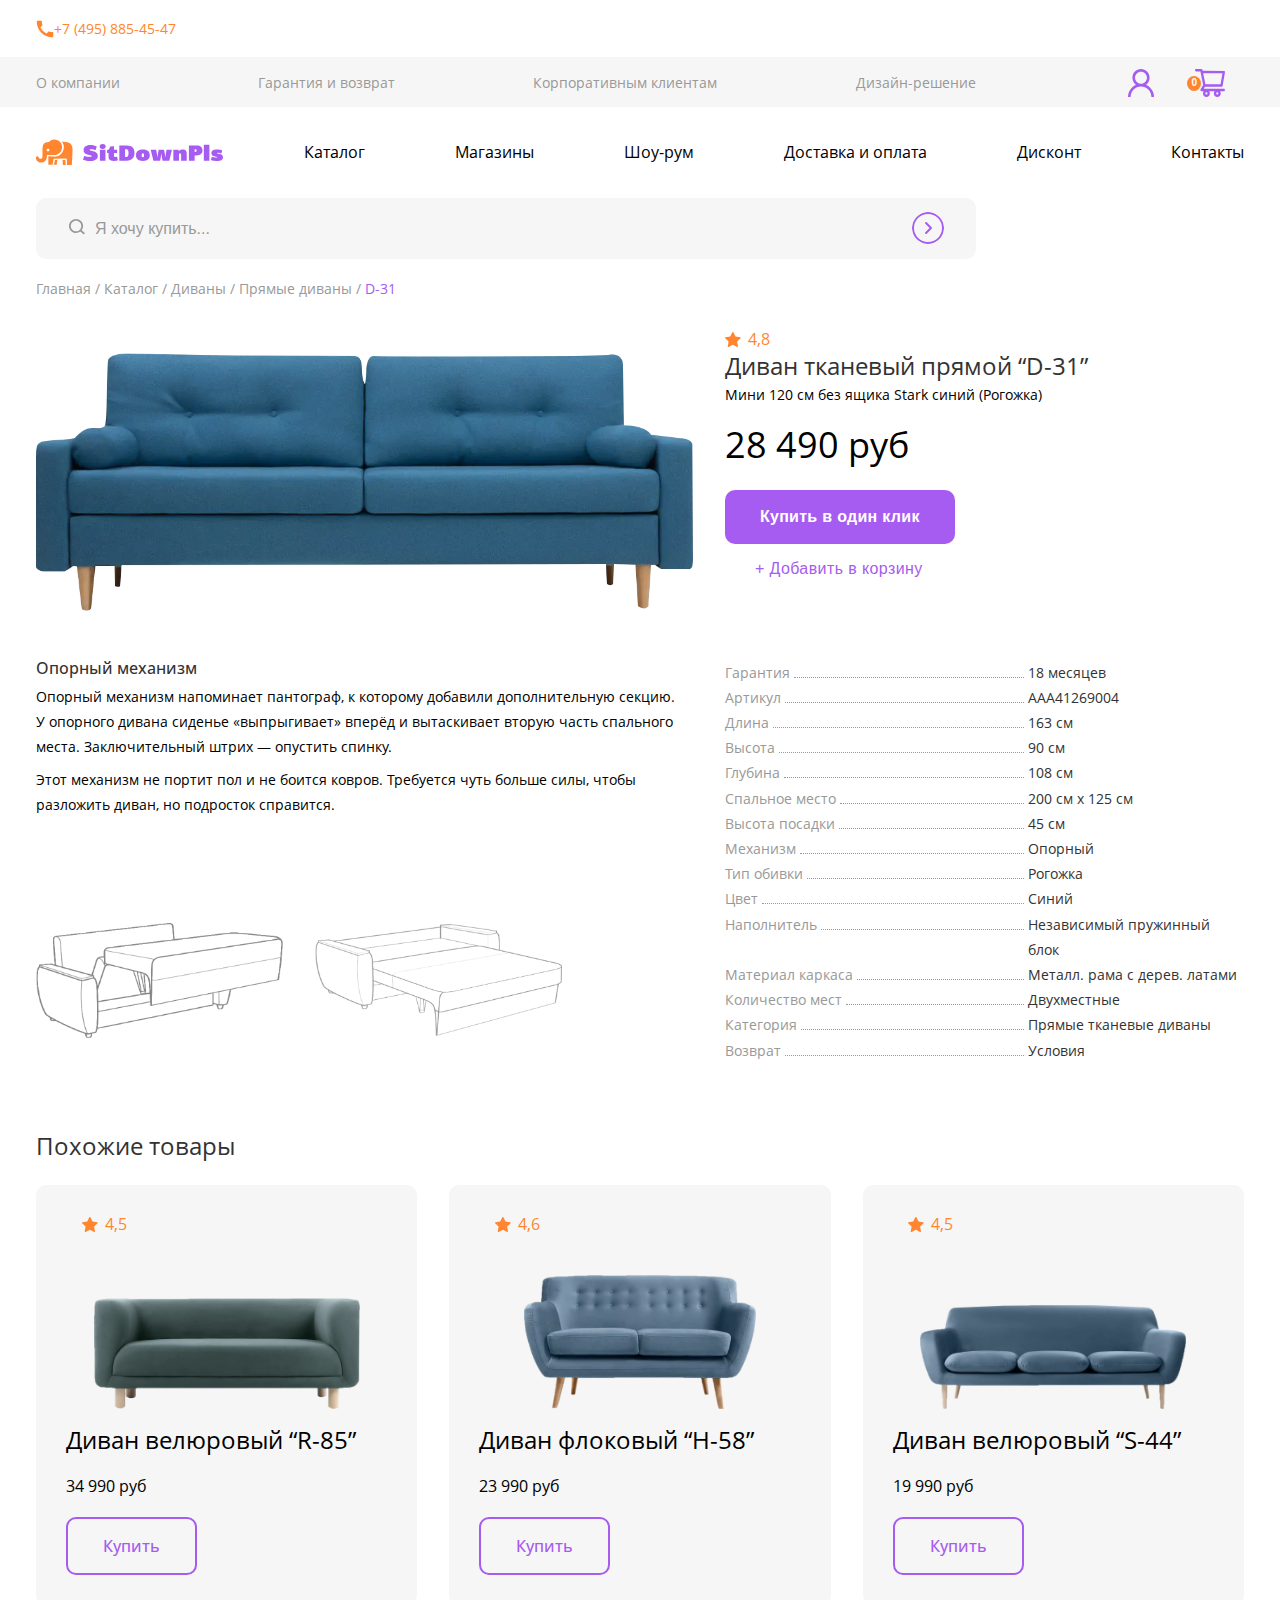
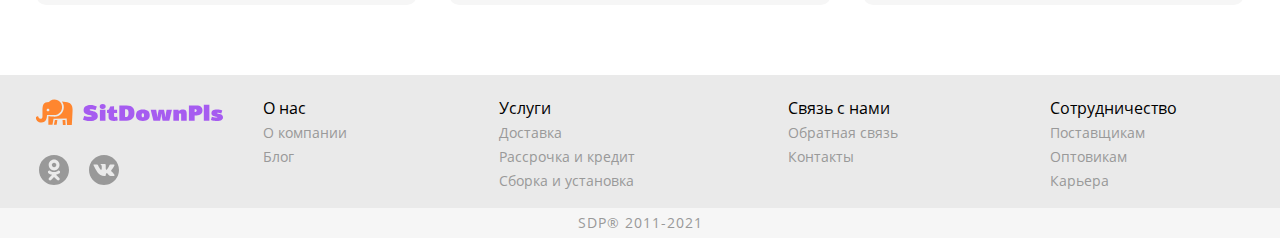
<file: product.html>
<!DOCTYPE html><html lang="ru"><head><meta charset="UTF-8"><meta name="viewport" content="width=device-width,initial-scale=1"><title>SitDownPls</title><link rel="stylesheet" href="resources/fonts/OpenSans-regular.woff" type="font/woff" crossorigin><link rel="stylesheet" href="resources/fonts/OpenSans-regular.woff2" type="font/woff2" crossorigin><link rel="stylesheet" href="resources/fonts/OpenSans-Medium.woff" type="font/woff" crossorigin><link rel="stylesheet" href="resources/fonts/OpenSans-Medium.woff2" type="font/woff2" crossorigin><link rel="stylesheet" href="resources/fonts/OpenSans-Bold.woff" type="font/woff" crossorigin><link rel="stylesheet" href="resources/fonts/OpenSans-Bold.woff2" type="font/woff2" crossorigin><link rel="stylesheet" href="./style/main.css"><link rel="icon" href="./img/svg/favicon.svg" type="image/x-icon"><script defer="defer" src="./js/main.js"></script></head><body><header class="header header-catalog"><div class="container"><div class="header__container"><a href="tel:+74958854547" class="header__phone"><svg width="18" height="18" class="header__phone-svg"><use xlink:href="./img/svg/sprite.svg#phone"></use></svg> +7 (495) 885-45-47</a><nav class="header__nav-secondary"><ul class="header__list-secondary"><li class="header__item-secondary"><a href="#" aria-label="Информационный элемент навигационного меню: о компании" class="header__link-secondary">О&nbsp;компании</a></li><li class="header__item-secondary"><a href="#" aria-label="Информационный элемент навигационного меню: Гарантия и возврат" class="header__link-secondary">Гарантия и&nbsp;возврат</a></li><li class="header__item-secondary"><a href="#" aria-label="Информационный элемент навигационного меню: Корпоративным клиентам" class="header__link-secondary">Корпоративным клиентам</a></li><li class="header__item-secondary"><a href="#" aria-label="Информационный элемент навигационного меню: Дизайн-решение" class="header__link-secondary">Дизайн-решение</a></li></ul></nav><img src="./img/svg/logo.svg" alt="Логотип компании SitDownPls" class="logo"><nav class="header__nav-primary"><ul class="header__list-primary"><li class="header__item-primary"><a href="https://rampiv.github.io/pet-1-page/catalog.html" class="header__link-primary" id="catalog">Каталог</a></li><li class="header__item-primary"><a href="#" class="header__link-primary">Магазины</a></li><li class="header__item-primary"><a href="#" class="header__link-primary">Шоу-рум</a></li><li class="header__item-primary"><a href="#" class="header__link-primary">Доставка и&nbsp;оплата</a></li><li class="header__item-primary"><a href="#" class="header__link-primary">Дисконт</a></li><li class="header__item-primary"><a href="#" class="header__link-primary">Контакты</a></li></ul></nav><form class="header-form"><svg width="16" height="16" class="header-form__svg-search" id="searchSvg"><use xlink:href="./img/svg/sprite.svg#search"></use></svg> <input type="text" class="input-base header-form__input" placeholder="Я хочу купить..." id="searchInput"> <button class="header-form__btn" aria-label="'найти мебель', которое вы ввели в форме поиска"><svg width="32" height="32" viewBox="0 0 32 32" fill="none" xmlns="http://www.w3.org/2000/svg" class="header-form__svg"><g clip-path="url(#clip0_1_927)"><path d="M14 11L19 16L14 21" stroke="#A65CF0" stroke-width="2" stroke-linecap="round" stroke-linejoin="round" class="header-form__svg-path"/><circle cx="16" cy="16" r="15" stroke="#A65CF0" stroke-width="2"/></g><defs><clippath id="clip0_1_927"><rect width="32" height="32" fill="white"/></clippath></defs></svg></button></form><div class="header-btns"><button class="header-btns__btn" aria-label="Открытие личного кабинета"><svg width="26" height="28" class="btn-lk header-btns__btn-svg"><use xlink:href="./img/svg/sprite.svg#lk"></use></svg></button> <button class="header-btns__btn" aria-label="Открытие карзины"><svg width="30" height="28" class="btn-basket header-btns__btn-svg"><use xlink:href="./img/svg/sprite.svg#basket"></use></svg> <span class="header-btns__count">0</span></button></div></div></div><div class="header__stripe"></div></header><main class="main"><h1 class="display-none">Магазин мягкой мебели SitDownPls</h1><div class="main-product"><div class="container"><div class="breadcrumbs"><a class="breadcrumbs__link" href="https://rampiv.github.io/pet-1-page/">Главная</a> <span class="breadcrumbs__span">/</span> <a class="breadcrumbs__link" href="https://rampiv.github.io/pet-1-page/catalog.html">Каталог</a> <span class="breadcrumbs__span">/</span> <a class="breadcrumbs__link" href="#">Диваны</a> <span class="breadcrumbs__span">/</span> <a class="breadcrumbs__link" href="#">Прямые диваны</a> <span class="breadcrumbs__span">/</span> <a class="breadcrumbs__link" href="#">D-31</a></div><div class="product"><div class="product__img-container"><img src="./img/catalog3.webp" alt="Фотография продукта" class="product__img-img"></div><div class="buy"><span class="buy__rating">4,8</span><h2 class="h2-base buy__h2">Диван тканевый прямой “D-31”</h2><p class="buy__description">Мини 120&nbsp;см без ящика Stark синий (Рогожка)</p><p class="buy__price">28&nbsp;490 руб</p><button class="btn-type2 buy__btn-buy" aria-label="Купить">Купить в&nbsp;один клик</button> <button class="buy__btn-addbasket" aria-label="Добавить в корзину">+ Добавить в&nbsp;корзину</button></div><div class="description"><h2 class="h2-base description__h2">Опорный механизм</h2><p class="description__text description__text_margin">Опорный механизм напоминает пантограф, к&nbsp;которому добавили дополнительную секцию. У&nbsp;опорного дивана сиденье &laquo;выпрыгивает&raquo; вперёд и&nbsp;вытаскивает вторую часть спального места. Заключительный штрих&nbsp;&mdash; опустить спинку.</p><p class="description__text description__text_last">Этот механизм не&nbsp;портит пол и&nbsp;не&nbsp;боится ковров. Требуется чуть больше силы, чтобы разложить диван, но&nbsp;подросток справится.</p><div class="description__imges"><img src="./img/counter1.webp" alt="Фотография механизма продукта" class="description__imges-img"> <img src="./img/counter2.webp" alt="Фотография механизма продукта" class="description__imges-img"></div></div><div class="parameters"><ul class="parameters__list"><li class="parameters__item"><span class="parameters__item-text parameters__item-key">Гарантия</span> <span class="parameters__item-dot"></span> <span class="parameters__item-text parameters__item-value">18&nbsp;месяцев</span></li><li class="parameters__item"><span class="parameters__item-text parameters__item-key">Артикул</span> <span class="parameters__item-dot"></span> <span class="parameters__item-text parameters__item-value">AAA41269004</span></li><li class="parameters__item"><span class="parameters__item-text parameters__item-key">Длина</span> <span class="parameters__item-dot"></span> <span class="parameters__item-text parameters__item-value">163&nbsp;см</span></li><li class="parameters__item"><span class="parameters__item-text parameters__item-key">Высота</span> <span class="parameters__item-dot"></span> <span class="parameters__item-text parameters__item-value">90&nbsp;см</span></li><li class="parameters__item"><span class="parameters__item-text parameters__item-key">Глубина</span> <span class="parameters__item-dot"></span> <span class="parameters__item-text parameters__item-value">108&nbsp;см</span></li><li class="parameters__item"><span class="parameters__item-text parameters__item-key">Спальное&nbsp;место</span> <span class="parameters__item-dot"></span> <span class="parameters__item-text parameters__item-value">200&nbsp;см х&nbsp;125&nbsp;см</span></li><li class="parameters__item"><span class="parameters__item-text parameters__item-key">Высота&nbsp;посадки</span> <span class="parameters__item-dot"></span> <span class="parameters__item-text parameters__item-value">45&nbsp;см</span></li><li class="parameters__item"><span class="parameters__item-text parameters__item-key">Механизм</span> <span class="parameters__item-dot"></span> <span class="parameters__item-text parameters__item-value">Опорный</span></li><li class="parameters__item"><span class="parameters__item-text parameters__item-key">Тип&nbsp;обивки</span> <span class="parameters__item-dot"></span> <span class="parameters__item-text parameters__item-value">Рогожка</span></li><li class="parameters__item"><span class="parameters__item-text parameters__item-key">Цвет</span> <span class="parameters__item-dot"></span> <span class="parameters__item-text parameters__item-value">Синий</span></li><li class="parameters__item"><span class="parameters__item-text parameters__item-key">Наполнитель</span> <span class="parameters__item-dot"></span> <span class="parameters__item-text parameters__item-value">Независимый пружинный блок</span></li><li class="parameters__item"><span class="parameters__item-text parameters__item-key">Материал&nbsp;каркаса</span> <span class="parameters__item-dot"></span> <span class="parameters__item-text parameters__item-value">Металл. рама с дерев. латами</span></li><li class="parameters__item"><span class="parameters__item-text parameters__item-key">Количество&nbsp;мест</span> <span class="parameters__item-dot"></span> <span class="parameters__item-text parameters__item-value">Двухместные</span></li><li class="parameters__item"><span class="parameters__item-text parameters__item-key">Категория</span> <span class="parameters__item-dot"></span> <span class="parameters__item-text parameters__item-value">Прямые тканевые диваны</span></li><li class="parameters__item"><span class="parameters__item-text parameters__item-key">Возврат</span> <span class="parameters__item-dot"></span> <span class="parameters__item-text parameters__item-value">Условия</span></li></ul></div><div class="similar"><h2 class="h2-base similar__h2">Похожие товары</h2><ul class="similar__list"><li class="card-base catalog-card similar__item"><img src="./img/catalog10.webp" alt="Фотография товара с высоким рейтингом" class="catalog-card-img"><div class="catalog-card-content"><h3 class="h3-base catalog-card-h3">Диван велюровый “R-85”</h3><span class="catalog-card-price">34&nbsp;990 руб </span><a class="btn-type1 catalog-card-btn" aria-label=" покупки выбранной мебели" href="https://rampiv.github.io/pet-1-page/product.html">Купить</a></div><span class="catalog-card-rating">4,5</span></li><li class="card-base catalog-card similar__item"><img src="./img/catalog11.webp" alt="Фотография товара с высоким рейтингом" class="catalog-card-img"><div class="catalog-card-content"><h3 class="h3-base catalog-card-h3">Диван флоковый “H-58”</h3><span class="catalog-card-price">23&nbsp;990 руб </span><a class="btn-type1 catalog-card-btn" aria-label=" покупки выбранной мебели" href="https://rampiv.github.io/pet-1-page/product.html">Купить</a></div><span class="catalog-card-rating">4,6</span></li><li class="card-base catalog-card similar__item"><img src="./img/catalog12.webp" alt="Фотография товара с высоким рейтингом" class="catalog-card-img"><div class="catalog-card-content"><h3 class="h3-base catalog-card-h3">Диван велюровый “S-44”</h3><span class="catalog-card-price">19&nbsp;990 руб </span><a class="btn-type1 catalog-card-btn" aria-label=" покупки выбранной мебели" href="https://rampiv.github.io/pet-1-page/product.html">Купить</a></div><span class="catalog-card-rating">4,5</span></li><li class="card-base catalog-card similar__item"><img src="./img/catalog13.webp" alt="Фотография товара с высоким рейтингом" class="catalog-card-img"><div class="catalog-card-content"><h3 class="h3-base catalog-card-h3">Диван шиниловый “V-43”</h3><span class="catalog-card-price">19&nbsp;990 руб </span><a class="btn-type1 catalog-card-btn" aria-label=" покупки выбранной мебели" href="https://rampiv.github.io/pet-1-page/product.html">Купить</a></div><span class="catalog-card-rating">4,8</span></li></ul></div></div></div></div></main><footer class="footer"><div class="footer__container"><div class="footer__content-up"><div class="container"><div class="footer__up-content"><div class="footer__img"><img src="./img/svg/logo.svg" alt="Логотип магазина"><ul class="footer__icons"><li class="footer__icon"><a href="#" class="footer__icon-link" aria-label="Ссылка на сайт Одноклассники"><svg width="30" height="30" class="footer__icon-svg"><use xlink:href="./img/svg/sprite.svg#ok"></use></svg></a></li><li class="footer__icon"><a href="#" class="footer__icon-link"><svg width="30" height="30" class="footer__icon-svg" aria-label="Ссылка на сайт Вконтакте"><use xlink:href="./img/svg/sprite.svg#vk"></use></svg></a></li></ul></div><ul class="footer__lists-common"><li class="footer__item-common"><h3 class="footer__h3">О&nbsp;нас</h3><ul class="footer__list-definite"><li class="footer__item-definite"><a href="#" class="footer__link">О&nbsp;компании</a></li><li class="footer__item-definite"><a href="#" class="footer__link">Блог</a></li></ul></li><li class="footer__item-common"><h3 class="footer__h3">Услуги</h3><ul class="footer__list-definite"><li class="footer__item-definite"><a href="#" class="footer__link">Доставка</a></li><li class="footer__item-definite"><a href="#" class="footer__link">Рассрочка и&nbsp;кредит</a></li><li class="footer__item-definite"><a href="#" class="footer__link">Сборка и&nbsp;установка</a></li></ul></li><li class="footer__item-common"><h3 class="footer__h3">Связь с&nbsp;нами</h3><ul class="footer__list-definite"><li class="footer__item-definite"><a href="#" class="footer__link">Обратная связь</a></li><li class="footer__item-definite"><a href="#" class="footer__link">Контакты</a></li></ul></li><li class="footer__item-common"><h3 class="footer__h3">Сотрудничество</h3><ul class="footer__list-definite"><li class="footer__item-definite"><a href="#" class="footer__link">Поставщикам</a></li><li class="footer__item-definite"><a href="#" class="footer__link">Оптовикам</a></li><li class="footer__item-definite"><a href="#" class="footer__link">Карьера</a></li></ul></li></ul></div></div></div><div class="footer__bottom-content"><div class="container"><span class="footer__bottom-content-text">SDP® 2011-2021</span></div></div></div></footer></body></html>
</file>
<file: style/main.css>
@charset "UTF-8";html{box-sizing:border-box;scroll-behavior:smooth}*,::after,::before{box-sizing:inherit;font-weight:400}a{color:inherit;text-decoration:none}img{max-width:100%}canvas,img,video{overflow:hidden}body{font-family:OpenSans,sans-serif;margin:0;background-color:#fff}main{min-height:calc(100vh - 201px - 166px)}.container{max-width:1353px;margin:0 auto;padding:0 36px}@font-face{font-family:OpenSans;src:local("OpenSans--Regular"),url(../resources/fonts/OpenSans-regular.woff2) format("woff2"),url(../resources/fonts/OpenSans-regular.woff) format("woff");font-weight:400;font-style:normal;font-display:swap}@font-face{font-family:OpenSans;src:local("OpenSans--Regular"),url(../resources/fonts/OpenSans-Medium.woff2) format("woff2"),url(../resources/fonts/OpenSans-Medium.woff) format("woff");font-weight:600;font-style:normal;font-display:swap}@font-face{font-family:OpenSans;src:local("OpenSans--Bold"),url(../resources/fonts/OpenSans-Bold.woff2) format("woff2"),url(../resources/fonts/OpenSans-Bold.woff) format("woff");font-weight:700;font-style:normal;font-display:swap}@font-face{font-family:PlayfairDisplay;src:local("PlayfairDisplay--Black"),url(../resources/fonts/PlayfairDisplay-Black.woff) format("woff2"),url(../resources/fonts/PlayfairDisplay-Black.woff) format("woff");font-weight:900;font-style:normal;font-display:swap}@font-face{font-family:PlayfairDisplay;src:local("PlayfairDisplay--Bold"),url(../resources/fonts/PlayfairDisplay-Bold.woff) format("woff2"),url(../resources/fonts/PlayfairDisplay-Bold.woff) format("woff");font-weight:700;font-style:normal;font-display:swap}input{outline:0;border:none}.display-none{display:none}.input-base{padding:18px 32px;border-radius:10px;background-color:#f6f6f6;font-size:16px;line-height:19.2px;color:#333}.h2-base{margin:0;padding:0;font-size:32px;font-weight:400;line-height:32px;color:#333}.h3-base{margin:0;padding:0;font-size:24px;font-weight:400;line-height:31.2px}.card-base{background-color:#f6f6f6;border-radius:10px}.btn-type1{padding:19px 35px;border:2px solid #a65cf0;cursor:pointer;outline:0;border-radius:10px;background-color:transparent;color:#a65cf0;font-size:16px;font-weight:600;line-height:16px;transition:.3s ease-in-out;-webkit-user-select:none;-moz-user-select:none;user-select:none}@media (hover:hover){.btn-type1:hover{background-color:#a65cf0;color:#fff}}.btn-type1:focus{color:#fff;background-color:#c998fb}.btn-type1:active{background-color:#7033ac;border-color:#7033ac}.btn-type2{padding:22px 52px;border:none;cursor:pointer;outline:0;color:#fff;border-radius:10px;background-color:#a65cf0;font-size:16px;font-weight:700;line-height:16px;transition:.3s ease-in-out;-webkit-user-select:none;-moz-user-select:none;user-select:none}@media (hover:hover){.btn-type2:hover{background-color:#c998fb}.checkbox-base:not(:disabled):not(:checked)+label:hover::before{border-color:#a65cf0}}.btn-type2:focus{background-color:#c998fb;outline:#7033ac solid 2px}.btn-type2:active{background-color:#7033ac;outline:0}.checkbox-base{position:absolute;z-index:-1;opacity:0}.checkbox-base+label{display:inline-flex;align-items:center;-webkit-user-select:none;-moz-user-select:none;user-select:none}.checkbox-base+label::before{content:"";display:inline-block;width:1em;height:1em;flex-shrink:0;flex-grow:0;border:1px solid #a65cf0;border-radius:.25em;margin-right:.5em;background-repeat:no-repeat;background-position:center center;background-size:50% 50%}.checkbox-base-filter+label::before{width:20px;height:20px}.checkbox-base:not(:disabled):active+label::before{background-color:#a65cf0;border-color:#a65cf0}.checkbox-base:focus+label::before,.checkbox-base:focus:not(:checked)+label::before{border-color:#a65cf0}.checkbox-base:checked+label::before{border-color:#a65cf0;background-color:#a65cf0;background-image:url(../img/svg/check.svg);background-size:12px 8px}.checkbox-base:disabled+label::before{background-color:#999}.catalog-link-base{display:flex;justify-content:center;align-items:center;justify-content:flex-start;width:-moz-fit-content;width:fit-content;transition:.3s ease-in-out;padding-left:30px;-webkit-user-select:auto;-moz-user-select:auto;user-select:auto}.catalog-link-base .catalog-link-base__link{margin-right:5px;font-size:16px;font-weight:700;line-height:19.2px;color:#a65cf0;transition:inherit;border-bottom:2px solid transparent;outline:0}.catalog-link-base .catalog-link-base__svg{border-radius:50%;transition:inherit}@media (hover:hover){.catalog-link-base:hover .catalog-link-base__link{border-bottom:2px solid #a65cf0}.catalog-link-base:hover .catalog-link-base__svg{background-color:#a65cf0}.catalog-link-base:hover .catalog-link-base__svg .catalog-link-base__svg-path{stroke:#fff}.page-list .page-item .page-btn:hover{background-color:#a65cf0;color:#fff}}.catalog-link-base .catalog-link-base__link:focus{border-bottom:2px solid #a65cf0}.catalog-link-base:active .catalog-link-base__link{border-bottom:2px solid #7033ac;color:#7033ac}.catalog-link-base:active .catalog-link-base__svg{background-color:#7033ac}.catalog-link-base:active .catalog-link-base__svg .catalog-link-base__svg-path{stroke:#fff}.catalog-link-base:active .catalog-link-base__svg circle{transition:.3s ease-in-out;stroke:#7033ac}.catalog-card{display:flex;justify-content:center;align-items:center;flex-direction:column;justify-content:flex-end;position:relative;min-height:420px}.catalog-card .catalog-card-img{margin-bottom:15px;max-width:266px}.catalog-card .catalog-card-img_width{max-width:211px}.catalog-card .catalog-card-content{padding:0 30px 30px;display:flex;justify-content:center;align-items:center;flex-direction:column;align-items:flex-start;width:100%}.catalog-card .catalog-card-content .catalog-card-h3,.catalog-card .catalog-card-content .catalog-card-price{margin-bottom:20px}.catalog-card .catalog-card-rating{position:absolute;color:#ff862f;font-size:16px;line-height:20.8px;top:7%;left:18%}.catalog-card .catalog-card-rating:before{content:url(../img/svg/star.svg);position:absolute;left:-23px;top:2px}.page-list{margin-top:0;margin-bottom:0;list-style:none;padding-left:0;display:flex;justify-content:center;align-items:center;gap:14px}.page-list .page-item .page-btn{padding:8px 11px;border:2px solid #a65cf0;background-color:transparent;cursor:pointer;outline:0;font-size:16px;font-weight:600;line-height:14px;color:#a65cf0;border-radius:10px;transition:.3s ease-in-out}.page-list .page-item .page-btn:focus{background-color:#c998fb;color:#fff}.page-list .page-item .page-btn:active,.page-list .page-item .page-btn_active{background-color:#7033ac;color:#fff;border-color:#7033ac}@media (max-width:950px){.container{padding:0 72px}}.header{position:relative;margin-bottom:32px}.header .container .header__container{display:grid;grid-template-columns:repeat(12,1fr);justify-content:space-between;align-items:center}.header .container .header__container .header__phone{grid-column:1/3;display:flex;justify-content:center;align-items:center;justify-content:flex-start;color:#ff862f;font-size:14px;line-height:14px;outline:0;transition:.3s ease-in-out;text-wrap:wrap;width:-moz-fit-content;width:fit-content}.header .container .header__container .header__phone .header__phone-svg{fill:#ff862f;transition:inherit}@media (hover:hover){.header .container .header__container .header__phone:hover{color:#ffbd59}.header .container .header__container .header__phone:hover .header__phone-svg{fill:#ffbd59}.header .container .header__container .header__nav-secondary .header__list-secondary .header__item-secondary .header__link-secondary:hover{color:#a65cf0}}.header .container .header__container .header__phone:focus{background-color:#fff5d1}.header .container .header__container .header__phone:active{background-color:inherit;color:#bb370e}.header .container .header__container .header__phone:active .header__phone-svg{fill:#bb370e}.header .container .header__container .header__nav-secondary{grid-column:6/13;padding:18px 0}.header .container .header__container .header__nav-secondary .header__list-secondary{margin-top:0;margin-bottom:0;list-style:none;padding-left:0;display:flex;justify-content:center;align-items:center;justify-content:space-between;flex-wrap:wrap}.header .container .header__container .header__nav-secondary .header__list-secondary .header__item-secondary{color:#999;font-size:14px;line-height:14px}.header .container .header__container .header__nav-secondary .header__list-secondary .header__item-secondary .header__link-secondary{padding:0 8px;outline:0;transition:.3s ease-in-out}.header .container .header__container .header__nav-secondary .header__list-secondary .header__item-secondary .header__link-secondary:focus{color:#7033ac;background-color:#a65cf0}.header .container .header__container .header__nav-secondary .header__list-secondary .header__item-secondary .header__link-secondary:active{color:#7033ac;background-color:inherit}.header .container .header__container .logo{grid-column:1/3;width:187px;height:27px}.header .container .header__container .header__nav-primary{grid-column:4/13;padding:34px 0}.header .container .header__container .header__nav-primary .header__list-primary{margin-top:0;margin-bottom:0;list-style:none;padding-left:0;display:flex;justify-content:center;align-items:center;justify-content:space-between;flex-wrap:wrap}.header .container .header__container .header__nav-primary .header__list-primary .header__item-primary{font-size:16px;font-weight:400;line-height:21.79px}.header .container .header__container .header__nav-primary .header__list-primary .header__item-primary .header__link-primary{padding:0 7px;transition:.3s ease-in-out;outline:0}@media (hover:hover){.header .container .header__container .header__nav-primary .header__list-primary .header__item-primary .header__link-primary:hover{color:#a65cf0}.header .container .header__container .header-form .header-form__btn:hover .header-form__svg{background-color:#a65cf0}.header .container .header__container .header-form .header-form__btn:hover .header-form__svg .header-form__svg-path{stroke:#fff}}.header .container .header__container .header__nav-primary .header__list-primary .header__item-primary .header__link-primary:focus{color:#333;background:#a65cf0}.header .container .header__container .header__nav-primary .header__list-primary .header__item-primary .header__link-primary:active{color:#7033ac;background:inherit}.header .container .header__container .header-form{grid-column:1/11;position:relative}.header .container .header__container .header-form .header-form__input{background-color:#f6f6f6;width:100%;padding:21px 32px 21px 51px;outline:0;transition:.3s ease-in-out}.header .container .header__container .header-form .header-form__input::-moz-placeholder{color:#999;font-size:16px;line-height:19.2px;padding-left:8px}.header .container .header__container .header-form .header-form__input::placeholder{color:#999;font-size:16px;line-height:19.2px;padding-left:8px}.header .container .header__container .header-form .header-form__btn{padding:0;position:absolute;background-color:transparent;border:none;outline:0;height:32px;top:14px;right:32px;cursor:pointer;transition:.3s ease-in-out}.header .container .header__container .header-form .header-form__btn .header-form__svg{border-radius:50%;transition:inherit}.header .container .header__container .header-form .header-form__btn:focus .header-form__svg{background-color:#c998fb}.header .container .header__container .header-form .header-form__btn:focus .header-form__svg .header-form__svg-path{stroke:#fff}.header .container .header__container .header-form .header-form__btn:active .header-form__svg{background-color:#7033ac}.header .container .header__container .header-form .header-form__btn:active .header-form__svg .header-form__svg-path{stroke:#fff}.header .container .header__container .header-form .header-form__btn:active .header-form__svg circle{transition:.3s ease-in-out;stroke:#7033ac}.header .container .header__container .header-form .header-form__svg-search{fill:#999;position:absolute;top:34%;left:33px}@media (hover:hover){.header .container .header__container .header-form:hover .header-form__input{background-color:#eaeaea}.header .container .header__container .header-btns .header-btns__btn:hover .header-btns__btn-svg{fill:#c998fb}}.header .container .header__container .header-form:focus .header-form__input{outline:#a65cf0 solid 2px;background-color:#f8efff}.header .container .header__container .header-form:active .header-form__input{background-color:#f6f6f6;outline:0}.header .container .header__container .header-form:active .header-form__svg-search{fill:#a65cf0}.header .container .header__container .header-btns{grid-column:12/13;display:flex;justify-content:center;align-items:center;gap:22px}.header .container .header__container .header-btns .header-btns__btn{display:flex;justify-content:center;align-items:center;border:none;outline:0;background-color:transparent;padding:4px;position:relative;fill:#a65cf0;cursor:pointer;transition:.3s ease-in-out}.header .container .header__container .header-btns .header-btns__btn .header-btns__count{display:flex;justify-content:center;align-items:center;position:absolute;border-radius:50%;width:14px;height:15px;background-color:#ff862f;font-size:10px;font-weight:700;line-height:10px;color:#fff;left:7px}.header .container .header__container .header-btns .header-btns__btn .header-btns__btn-svg{transition:inherit}.header .container .header__container .header-btns .header-btns__btn:focus{background-color:#c998fb}.header .container .header__container .header-btns .header-btns__btn:focus .header-btns__btn-svg{fill:#fff}.header .container .header__container .header-btns .header-btns__btn:active{background-color:inherit}.header .container .header__container .header-btns .header-btns__btn:active .header-btns__btn-svg{fill:#7033ac}.header .container .header__container .header-btns .header-btns__btn:nth-child(2){justify-content:flex-end;min-width:49px}.header .header__stripe{position:absolute;background-color:#f6f6f6;width:100%;height:50px;top:0;z-index:-1}.header-catalog{margin-bottom:18px}@media (max-width:1280px){.header .container .header__container{grid-template-columns:repeat(9,1fr)}.header .container .header__container .header__phone{grid-column:1/9;order:1;padding:20px 0}.header .container .header__container .header__nav-secondary{grid-column:1/8;order:2;padding:18px 0}.header .container .header__container .header__nav-secondary .header__list-secondary .header__item-secondary .header__link-secondary{padding:0}.header .container .header__container .header-btns{grid-column:9/9;order:3}.header .container .header__container .logo{order:4}.header .container .header__container .header__nav-primary{grid-column:3/10;order:5}.header .container .header__container .header__nav-primary .header__list-primary .header__item-primary .header__link-primary{padding:0}.header .container .header__container .header-form{grid-column:1/8;order:6}.header .header__stripe{top:22%}}@media (max-width:950px){.header .container{padding:0 70px}.header .container .header__container{grid-template-columns:repeat(6,1fr)}.header .container .header__container .header__phone{grid-column:1/7;order:1}.header .container .header__container .header__nav-secondary{grid-column:1/7;order:2}.header .container .header__container .header-btns{grid-column:5/7;order:4;justify-content:flex-end;padding:29px 0}.header .container .header__container .logo{order:3}.header .container .header__container .header__nav-primary{grid-column:1/7;order:5;padding:0 0 32px}.header .container .header__container .header__nav-primary .header__list-primary .header__item-primary{font-size:14px;line-height:19.07px}.header .container .header__container .header-form{grid-column:1/7;order:6}.header .header__stripe{top:19%}}.breadcrumbs{margin-bottom:32px}.breadcrumbs .breadcrumbs__link,.breadcrumbs .breadcrumbs__span{font-size:14px;line-height:14px;color:#999}.breadcrumbs .breadcrumbs__link:last-child{color:#a65cf0}.breadcrumbs .breadcrumbs__link{outline:0}@media (hover:hover){.breadcrumbs .breadcrumbs__link:hover{color:#a65cf0}}.breadcrumbs .breadcrumbs__link:focus{color:#c998fb}.breadcrumbs .breadcrumbs__link:active{color:#7033ac}@media (max-width:767px){.container{padding:0 12px}.h2-base{font-size:24px;line-height:24px}.header .container{padding:0 12px}.header .container .header__container{grid-template-columns:repeat(2,1fr)}.header .container .header__container .header__phone{grid-column:1/2;order:2;padding:31px 0}.header .container .header__container .header__nav-secondary{display:none}.header .container .header__container .header-btns{grid-column:2/3;order:3;padding:0}.header .container .header__container .logo{grid-column:1/3;order:1;justify-self:center;margin:12px 0}.header .container .header__container .header__nav-primary{grid-column:1/3;order:4;padding:0 0 19px}.header .container .header__container .header__nav-primary .header__list-primary{overflow-x:scroll;flex-wrap:nowrap;justify-content:flex-start;gap:30px;scrollbar-width:none}.header .container .header__container .header__nav-primary .header__list-primary .header__item-primary .header__link-primary{text-wrap:nowrap}.header .container .header__container .header-form{grid-column:1/3;order:5}.header .header__stripe{top:0}.breadcrumbs{display:none}}.hero{margin-bottom:70px;background:url(../img/hero.webp) bottom/cover no-repeat}.hero .hero__container{padding:80px 0}.hero .hero__container .hero__h2{margin:0 0 49px;padding:0;max-width:500px;font-size:48px;font-weight:700;line-height:65.37px;color:#999}.hero .hero__container .hero__btn{font-size:16px;font-weight:700;line-height:16px}@media (max-width:1280px){.hero{background-position:8% 101%;background-size:142%}}@media (max-width:950px){.hero{background-position:50% 50%}}@media (max-width:767px){.hero{background-size:160%;background-position:51% -20%}.hero .hero__container{padding:30px 0 0}.hero .hero__container .hero__h2{max-width:90%;padding:0 17px;font-size:20px;line-height:27.24px;margin-bottom:53%}.hero .hero__container .hero__btn{width:100%}}@media (max-width:320px){body{min-width:320px}.hero{background-size:191%;background-position:50% -14%}}.special{margin-bottom:70px}.special .special__h2{margin-bottom:26px}.special .special__list{margin-top:0;margin-bottom:0;list-style:none;padding-left:0;display:grid;grid-template-columns:1fr 2fr 1fr;grid-auto-flow:dense;justify-content:center;gap:32px;overflow:scroll}.special .special__list::-webkit-scrollbar{display:none}.special .special__list .special__item{display:flex;justify-content:center;align-items:center;flex-direction:column;padding:66px 30px 30px;position:relative}.special .special__list .special__item .special__img{margin-bottom:16px}.special .special__list .special__item .special__text-container{margin-top:auto;display:flex;justify-content:center;align-items:center;flex-direction:column;align-items:flex-start;max-width:100%;width:100%}.special .special__list .special__item .special__text-container .special__h3{margin-bottom:18px}.special .special__list .special__item .special__text-container .special__price-container{display:flex;gap:30px;margin-bottom:19px;font-size:18px;font-weight:400;line-height:23.4px}.special .special__list .special__item .special__text-container .special__price-container .special__price-new{color:#ff862f}.special .special__list .special__item .special__text-container .special__price-container .special__price-old{color:#999;text-decoration:line-through}.special .special__list .special__item .special__discount{position:absolute;padding:7px 12px 7px 19px;min-width:82px;color:#fff;background-color:#ff862f;left:0;top:5.5%}.special .special__list .special__item .special__discount:after{position:absolute;content:"";width:0;height:0;top:0;right:-10px;border-top:18px solid transparent;border-left:10px solid #ff862f;border-bottom:18px solid transparent}.special .special__list .special__item:nth-child(2){padding:30px}.special .special__list .special__item:nth-child(2) .special__text-container{background:url(../img/svg/special-background.svg) 100% 93% no-repeat}.special .special__list .special__item:nth-child(2) .special__text-container .special__h3{max-width:40%}.special .special__list .special__item:nth-child(4),.special .special__list .special__item:nth-child(5),.special .special__list .special__item:nth-child(6){display:none}@media (max-width:1280px){.special .special__list{grid-template-columns:repeat(3,1fr)}.special .special__list .special__item:nth-child(2){padding:124px 30px 30px}.special .special__list .special__item:nth-child(2) .special__img{margin-bottom:10px}.special .special__list .special__item:nth-child(2) .special__text-container{background:0 0}.special .special__list .special__item:nth-child(2) .special__text-container .special__h3{max-width:97%}.rating .container .rating__list{grid-template-columns:repeat(3,1fr)}.rating .container .rating__list .catalog-card:nth-child(7),.rating .container .rating__list .catalog-card:nth-child(8){display:none}}@media (max-width:950px){.special .special__list{grid-template-columns:repeat(2,1fr)}.special .special__list .special__item .special__img{margin-bottom:23px}.special .special__list .special__item .special__text-container .special__h3{margin-bottom:21px}.special .special__list .special__item:nth-child(3){display:none}}@media (max-width:767px){.special .special__list{grid-template-columns:1fr;gap:22px}.special .special__list .special__item .special__discount{font-size:14px;line-height:19.07px}.special .special__list .special__item .special__text-container{margin-top:0}.special .special__list .special__item:nth-child(2) .special__img{margin-bottom:44px}.special .special__list .special__item:nth-child(3){display:flex}.special .special__list .special__item:nth-child(3) .special__img{margin-bottom:19px}.special .special__list .special__item:nth-child(3) .special__text-container .special__h3{margin-bottom:20px}.special .special__list .special__item:nth-child(3) .special__text-container .special__price-container{margin-bottom:16px}.special .special__list .special__item:nth-child(4){display:flex;justify-content:flex-start}.special .special__list .special__item:nth-child(4) .special__img{height:218px;margin-bottom:17px}.special .special__list .special__item:nth-child(5){display:flex;padding:124px 30px 30px}.special .special__list .special__item:nth-child(5) .special__img{margin-bottom:60px}.special .special__list .special__item:nth-child(6){display:flex}.special .special__list .special__item:nth-child(6) .special__img{height:218px;margin-bottom:15px}.rating .container .rating__list{gap:16px}.rating .container .rating__list .catalog-card{min-height:278px}.rating .container .rating__list .catalog-card .catalog-card-rating{font-size:12px;line-height:15.6px;top:5%;left:27%}.rating .container .rating__list .catalog-card .catalog-card-img{max-width:108px;margin-bottom:5px}.rating .container .rating__list .catalog-card .catalog-card-content{padding:16px}.rating .container .rating__list .catalog-card .catalog-card-content .catalog-card-h3{font-size:16px;line-height:19.8px;margin-bottom:16px}.rating .container .rating__list .catalog-card .catalog-card-content .catalog-card-price{font-size:16px;line-height:20.8px;margin-bottom:12px}.rating .container .rating__list .catalog-card .catalog-card-content .catalog-card-btn{padding:12px 25px}}.rating{margin-bottom:70px}.rating .rating__h2{margin-bottom:26px}.rating .rating__list{margin-top:0;margin-bottom:0;list-style:none;padding-left:0;display:grid;grid-template-columns:repeat(4,1fr);justify-content:center;gap:32px}@media (max-width:1023px){.rating .container .rating__list{grid-template-columns:repeat(2,1fr)}}.advertisement{background:url(../img/advertisement.webp) 50% 76%/cover no-repeat;margin-bottom:70px}.advertisement .advertisement__container{padding:150px 0}.advertisement .advertisement__container .advertisement__text{margin-top:0;list-style:none;padding-left:0;display:flex;flex-direction:column;max-width:50%;margin-bottom:49px;font-size:48px;line-height:57.6px;color:#fff;font-weight:400}.advertisement .advertisement__container .advertisement__text .advertisement__text-span{font-family:PlayfairDisplay;font-size:60px;font-weight:900;line-height:72px;letter-spacing:1px;color:#ffbd59}.advertisement .advertisement__container .advertisement__btn{padding:24px 31px;font-size:16px;line-height:16px;letter-spacing:1px}@media (max-width:1280px){.advertisement{background-position:50% 95%;background-size:135%}}@media (max-width:950px){.advertisement{background-position:29% 100%;background-size:174%}.advertisement .container{padding:0 36px}.advertisement .container .advertisement__container{padding:160px 0 150px}.advertisement .container .advertisement__container .advertisement__text{font-size:48px;line-height:57.6px;max-width:100%}.advertisement .container .advertisement__container .advertisement__text .advertisement__text-span{font-size:60px;line-height:57.6px;font-weight:700;margin-bottom:7px}.advertisement .container .advertisement__container .advertisement__btn{padding:22px 31px}}@media (max-width:530px){.advertisement{background-position:-42px -213px;background-size:198%;margin-bottom:39px}.advertisement .container{padding:0 12px}.advertisement .container .advertisement__container{padding:30px 0}.advertisement .container .advertisement__container .advertisement__text{font-size:16px;line-height:19px;max-width:79%;margin-bottom:49%}.advertisement .container .advertisement__container .advertisement__text .advertisement__text-span{font-size:24px;font-weight:900;line-height:28.8px;letter-spacing:0;margin-bottom:0}.advertisement .container .advertisement__container .advertisement__btn{padding:22px 31px;width:100%}}.top-category{margin-bottom:70px}.top-category .top-category__container .top-category__h2{margin-bottom:26px}.top-category .top-category__container .top-category__content .top-category__list{margin-top:0;margin-bottom:0;list-style:none;padding-left:0;display:grid;grid-template-columns:repeat(6,1fr);gap:32px}.top-category .top-category__container .top-category__content .top-category__list .top-category__item{min-height:-moz-fit-content;min-height:fit-content;padding:30px 0}.top-category .top-category__container .top-category__content .top-category__list .top-category__item .top-category__item-list{margin-top:0;list-style:none;display:flex;justify-content:center;align-items:center;justify-content:flex-start;flex-wrap:wrap;-moz-column-gap:30px;column-gap:30px;row-gap:10px;padding:0 30px;margin-bottom:14px;font-size:14px;line-height:14px;color:#999}.top-category .top-category__container .top-category__content .top-category__list .top-category__item .top-category__h3{margin:0 0 30px;padding:0 30px;font-size:24px;font-weight:400;line-height:32.68px}.top-category .top-category__container .top-category__content .top-category__list .top-category__item .top-category__img{margin-bottom:27px;max-width:100%;width:100%;-o-object-fit:cover;object-fit:cover;overflow:hidden}.top-category .top-category__container .top-category__content .top-category__list .top-category__item:nth-child(1){grid-column:1/4;min-height:511px}.top-category .top-category__container .top-category__content .top-category__list .top-category__item:nth-child(1) .top-category__img{min-height:307px;-o-object-position:-197px;object-position:-197px}.top-category .top-category__container .top-category__content .top-category__list .top-category__item:nth-child(2){grid-column:4/7;min-height:511px}.top-category .top-category__container .top-category__content .top-category__list .top-category__item:nth-child(2) .top-category__img{min-height:307px;-o-object-position:-148px;object-position:-148px}.top-category .top-category__container .top-category__content .top-category__list .top-category__item:nth-child(3){grid-column:1/3;min-height:405px}.top-category .top-category__container .top-category__content .top-category__list .top-category__item:nth-child(3) .top-category__img{transform:scale(-1,1);max-width:321px;min-height:201px;margin-bottom:25px;-o-object-position:16px;object-position:16px}.top-category .top-category__container .top-category__content .top-category__list .top-category__item:nth-child(4){grid-column:3/5;min-height:405px}.top-category .top-category__container .top-category__content .top-category__list .top-category__item:nth-child(4) .top-category__img{transform:scale(-1,1);max-width:369px;min-height:200px;-o-object-position:40px;object-position:40px}.top-category .top-category__container .top-category__content .top-category__list .top-category__item:nth-child(5){grid-column:5/7;min-height:405px}.top-category .top-category__container .top-category__content .top-category__list .top-category__item:nth-child(5) .top-category__img{max-width:284px;min-height:200px;-o-object-position:-26px;object-position:-26px;margin-bottom:23px}@media (max-width:1280px){.top-category .top-category__container .top-category__content .top-category__list{grid-template-columns:repeat(9,1fr)}.top-category .top-category__container .top-category__content .top-category__list .top-category__item:nth-child(1){grid-column:1/7;order:1}.top-category .top-category__container .top-category__content .top-category__list .top-category__item:nth-child(2){grid-column:4/7;order:4}.top-category .top-category__container .top-category__content .top-category__list .top-category__item:nth-child(2) .top-category__img{-o-object-position:-401px;object-position:-401px}.top-category .top-category__container .top-category__content .top-category__list .top-category__item:nth-child(3){grid-column:7/10;min-height:511px;order:2}.top-category .top-category__container .top-category__content .top-category__list .top-category__item:nth-child(3) .top-category__img{min-height:311px;-o-object-position:-166px;object-position:-166px}.top-category .top-category__container .top-category__content .top-category__list .top-category__item:nth-child(4){grid-column:1/4;min-height:511px;order:3}.top-category .top-category__container .top-category__content .top-category__list .top-category__item:nth-child(4) .top-category__img{min-height:305px}.top-category .top-category__container .top-category__content .top-category__list .top-category__item:nth-child(5){grid-column:7/10;min-height:511px;order:5}.top-category .top-category__container .top-category__content .top-category__list .top-category__item:nth-child(5) .top-category__img{min-height:309px;-o-object-position:-161px;object-position:-161px}}@media (max-width:950px){.top-category .top-category__container .top-category__content .top-category__list{grid-template-columns:repeat(6,1fr)}.top-category .top-category__container .top-category__content .top-category__list .top-category__item:nth-child(1){grid-column:1/7;order:1}.top-category .top-category__container .top-category__content .top-category__list .top-category__item:nth-child(2){grid-column:4/7;order:3}.top-category .top-category__container .top-category__content .top-category__list .top-category__item:nth-child(3){grid-column:1/4;order:2}.top-category .top-category__container .top-category__content .top-category__list .top-category__item:nth-child(4){grid-column:1/4;order:4}.top-category .top-category__container .top-category__content .top-category__list .top-category__item:nth-child(5){grid-column:4/7;order:5}}@media (max-width:767px){.top-category .top-category__container .top-category__content .top-category__list{grid-template-columns:repeat(2,1fr);gap:32px 16px}.top-category .top-category__container .top-category__content .top-category__list .top-category__item{overflow:hidden;min-height:206px;position:relative;padding:16px 0 9px}.top-category .top-category__container .top-category__content .top-category__list .top-category__item .top-category__item-list{flex-direction:column;align-items:flex-start;-moz-column-gap:20px;column-gap:20px;row-gap:3px;padding:0 16px;font-size:10px;line-height:10px;margin-bottom:11px}.top-category .top-category__container .top-category__content .top-category__list .top-category__item .top-category__h3{margin-bottom:19px;font-size:16px;line-height:16px;padding:0 17px}.top-category .top-category__container .top-category__content .top-category__list .top-category__item .catalog-link-base{position:absolute;top:19%;right:17%}.top-category .top-category__container .top-category__content .top-category__list .top-category__item .catalog-link-base .catalog-link-base__link{opacity:0}.top-category .top-category__container .top-category__content .top-category__list .top-category__item:nth-child(1){grid-column:1/3;order:1;min-height:332px;padding:30px 0 9px}.top-category .top-category__container .top-category__content .top-category__list .top-category__item:nth-child(1) .top-category__img{min-height:214px;-o-object-position:-193px;object-position:-193px;margin-bottom:0}.top-category .top-category__container .top-category__content .top-category__list .top-category__item:nth-child(1) .top-category__item-list{flex-direction:row;font-size:14px;line-height:14px;padding:0 28px;margin-bottom:14px}.top-category .top-category__container .top-category__content .top-category__list .top-category__item:nth-child(1) .top-category__h3{font-size:24px;line-height:32.68px;padding:0 30px;margin-bottom:13px}.top-category .top-category__container .top-category__content .top-category__list .top-category__item:nth-child(1) .catalog-link-base{top:20%;right:37px}.top-category .top-category__container .top-category__content .top-category__list .top-category__item:nth-child(2){grid-column:2/3;order:3;min-height:206px}.top-category .top-category__container .top-category__content .top-category__list .top-category__item:nth-child(2) .top-category__img{margin-bottom:0;-o-object-position:-72px;object-position:-72px;min-height:107px}.top-category .top-category__container .top-category__content .top-category__list .top-category__item:nth-child(3){grid-column:1/2;order:2;min-height:206px}.top-category .top-category__container .top-category__content .top-category__list .top-category__item:nth-child(3) .top-category__img{min-height:104px;-o-object-position:-16px;object-position:-16px;margin-bottom:0}.top-category .top-category__container .top-category__content .top-category__list .top-category__item:nth-child(4){grid-column:1/2;order:4;min-height:206px}.top-category .top-category__container .top-category__content .top-category__list .top-category__item:nth-child(4) .top-category__img{min-height:90px;-o-object-position:-8px;object-position:-8px;margin-bottom:0}.top-category .top-category__container .top-category__content .top-category__list .top-category__item:nth-child(5){grid-column:2/3;order:5;min-height:206px}.top-category .top-category__container .top-category__content .top-category__list .top-category__item:nth-child(5) .top-category__img{min-height:104px;-o-object-position:-3px;object-position:-3px;margin-bottom:0}}.useful{margin-bottom:70px}.useful .useful__container .useful__h2{margin-bottom:26px}.useful .useful__container .useful__list{margin-top:0;margin-bottom:0;list-style:none;padding-left:0;display:grid;grid-template-columns:1fr 1fr;gap:32px}.useful .useful__container .useful__list .useful__item{min-height:676px;display:flex;justify-content:center;align-items:center;align-items:flex-end}.useful .useful__container .useful__list .useful__item .useful__item-content{display:flex;justify-content:center;align-items:center;flex-direction:column;align-items:flex-start;justify-content:space-between;min-height:250px;padding:28px;background-color:#f6f6f6}.useful .useful__container .useful__list .useful__item .useful__item-content .useful__item-text{margin:0 0 38px;padding:0;font-size:24px;line-height:32.68px}.useful .useful__container .useful__list .useful__item:nth-child(1){background:url(../img/useful1.webp) -171px -15px/cover no-repeat}.useful .useful__container .useful__list .useful__item:nth-child(2){background:url(../img/useful2.webp) 0 98%/cover no-repeat}.useful .useful__container .useful__list .useful__item:nth-child(3){display:none;background:url(../img/useful3.webp) 0 0/cover no-repeat}.useful .useful__container .useful__list .useful__item:nth-child(4){display:none;background:url(../img/useful4.webp) 0 -30%/100% no-repeat}.useful .useful__container .useful__list .useful__item:nth-child(5){display:none;background:url(../img/useful5.webp) 0 0/100% no-repeat}@media (max-width:1280px){.useful .useful__container .useful__list{grid-template-columns:1fr 1fr 1fr}.useful .useful__container .useful__list .useful__item{min-height:456px}.useful .useful__container .useful__list .useful__item .useful__item-content{min-height:254px;padding:30px}.useful .useful__container .useful__list .useful__item .useful__item-content .useful__item-text{font-size:16px;line-height:21.79px;margin-bottom:auto}.useful .useful__container .useful__list .useful__item:nth-child(1){background-size:cover;background-position:-137px -63px}.useful .useful__container .useful__list .useful__item:nth-child(2){background-size:100%;background-position:0 -123px}.useful .useful__container .useful__list .useful__item:nth-child(3){display:flex;background:url(../img/useful3.webp) 0 -123px/100% no-repeat}}@media (max-width:950px){.useful .useful__container .useful__list{grid-template-columns:1fr 1fr}.useful .useful__container .useful__list .useful__item:nth-child(3){display:none}}@media (max-width:485px){.useful .useful__container .useful__list{grid-template-columns:1fr;gap:24px}.useful .useful__container .useful__list .useful__item{min-height:456px;border-radius:10px}.useful .useful__container .useful__list .useful__item .useful__item-content{border-radius:0 0 10px 10px}.useful .useful__container .useful__list .useful__item:nth-child(3),.useful .useful__container .useful__list .useful__item:nth-child(4),.useful .useful__container .useful__list .useful__item:nth-child(5){display:flex}}.connection{background:url(../img/connection-bg.webp) 75.5% 50% no-repeat;margin-bottom:70px}.connection .connection__container{max-width:49%}.connection .connection__container .connection__h2{margin-bottom:9px}.connection .connection__container .connection__description{margin:0 0 16px;padding:0;font-size:14px;line-height:19.07px;color:#666}.connection .connection__container .connection__form{display:flex;justify-content:center;align-items:center;flex-direction:column;align-items:flex-start;gap:30px;margin-bottom:8px}.connection .connection__container .connection__form .connection__input{max-width:100%;width:100%;padding:17px 19px;outline:0;transition:.3s ease-in-out}.connection .connection__container .connection__form .connection__input::-webkit-inner-spin-button,.connection .connection__container .connection__form .connection__input::-webkit-outer-spin-button{-webkit-appearance:none}@media (hover:hover){.connection .connection__container .connection__form .connection__input:hover{background-color:#eaeaea}}.connection .connection__container .connection__form .connection__input:focus{outline:#a65cf0 solid 1px;background-color:#f8efff}.connection .connection__container .connection__form .connection__btn{padding:21px 37px}.connection .connection__container .connection__checkbox-container{position:relative}.connection .connection__container .connection__checkbox-container .connection__checkbox-text{font-size:14px;line-height:19.07px}.connection .connection__container .connection__checkbox-container .connection__checkbox-text .connection__checkbox-link{color:#a65cf0;margin-left:3px}@media (max-width:1280px){.connection{background-position:93.5% 50%;background-size:51%}.connection .connection__container .connection__description{max-width:87%}.connection .connection__container .connection__form{margin-bottom:11px}.connection .connection__container .connection__form .connection__input{width:87%}.connection .connection__container .connection__form .connection__btn{padding:19px 37px}}@media (max-width:950px){.connection{background:url(../img/connection-bg-768.webp) 88% 50%/25% no-repeat}.connection .connection__container{max-width:100%}.connection .connection__container .connection__h2{margin-bottom:7px}.connection .connection__container .connection__description,.connection .connection__container .connection__form{max-width:65%}.connection .connection__container .connection__form .connection__input{width:100%}}@media (max-width:767px){.connection{background:0 0;margin-bottom:66px}.connection .connection__container .connection__description{max-width:100%}.connection .connection__container .connection__form{max-width:100%;gap:31px}.connection .connection__container .connection__form .connection__input{width:100%}.connection .connection__container .connection__checkbox-container .connection__checkbox-text{font-size:12px;line-height:16.34px}}.main-catalog{margin-bottom:70px}.main-catalog .catalog{display:grid;grid-template-columns:repeat(4,1fr);-moz-column-gap:32px;column-gap:32px;row-gap:22px}.main-catalog .catalog .catalog__h2-filter{grid-column:1/2;font-size:18px;line-height:23.4px;order:1}.main-catalog .catalog .catalog__h2-catalog{grid-column:2/5;font-size:24px;line-height:31.2px;order:2}.main-catalog .catalog .catalog__filter{grid-column:1/2;order:3}.main-catalog .catalog .catalog__filter .catalog__filter-form .catalog__filter-container .catalog__filter-h3{margin-bottom:6px;font-size:16px;font-weight:600;line-height:20.8px}.main-catalog .catalog .catalog__filter .catalog__filter-form .catalog__filter-container .catalog__list{margin-top:0;margin-bottom:0;list-style:none;padding-left:0;display:flex;justify-content:center;align-items:center;flex-direction:column;align-items:flex-start;gap:12px}.main-catalog .catalog .catalog__filter .catalog__filter-form .catalog__filter-container .catalog__item{display:flex;justify-content:center;align-items:center;justify-content:flex-start}.main-catalog .catalog .catalog__filter .catalog__filter-form .catalog__filter-container .catalog__label{font-size:16px;line-height:20.8px}.main-catalog .catalog .catalog__filter .catalog__filter-form .catalog__filter-container .catalog__color-list,.main-catalog .catalog .catalog__filter .catalog__filter-form .catalog__filter-container .catalog__type-list{margin-bottom:26px}.main-catalog .catalog .catalog__filter .catalog__filter-form .catalog__filter-container .catalog__price-list{flex-direction:row;align-items:center;justify-content:flex-start;gap:9px}.main-catalog .catalog .catalog__filter .catalog__filter-form .catalog__filter-container .catalog__price-list .catalog__price-item .catalog__price-label{margin-right:7px}.main-catalog .catalog .catalog__filter .catalog__filter-form .catalog__filter-container .catalog__price-list .catalog__price-item .catalog__price-input{padding:4px 13px;font-size:16px;line-height:20.8px;border:1px solid #999;border-radius:2px;max-width:86px}.main-catalog .catalog .catalog__filter .catalog__filter-form .catalog__filter-container .catalog__price-list .catalog__price-item .catalog__price-input::-webkit-inner-spin-button{-webkit-appearance:none}.main-catalog .catalog .catalog__advertisement{grid-column:1/2;align-self:flex-end;border-radius:10px;min-height:360px;order:4;display:flex;justify-content:center;align-items:center;flex-direction:column;overflow:hidden;margin-bottom:65px}.main-catalog .catalog .catalog__advertisement .catalog__advertisement-img{height:190px;width:100%;-o-object-fit:cover;object-fit:cover;-o-object-position:bottom;object-position:bottom}.main-catalog .catalog .catalog__advertisement .catalog__advertisement-content{padding:30px;background-color:#333;border-radius:0 0 10px 10px;width:100%}.main-catalog .catalog .catalog__advertisement .catalog__advertisement-content .catalog__advertisement-h2{font-family:PlayfairDisplay;font-size:24px;font-weight:900;line-height:31.99px;color:#ffbd59}.main-catalog .catalog .catalog__advertisement .catalog__advertisement-content .catalog__advertisement-description{margin:0 0 12px;padding:0;font-size:16px;line-height:21.79px;color:#666}.main-catalog .catalog .catalog__advertisement .catalog__advertisement-content .catalog-link-base{margin:0;padding:0}.main-catalog .catalog .catalog__content{grid-column:2/5;grid-row:2/4;order:5;overflow:scroll}.main-catalog .catalog .catalog__content::-webkit-scrollbar{display:none}.main-catalog .catalog .catalog__content .catalog__content-list{margin-top:0;list-style:none;padding-left:0;display:grid;grid-template-columns:repeat(3,1fr);gap:32px;margin-bottom:28px}.main-catalog .catalog .catalog__content .catalog__content-pages{display:flex;justify-content:center;align-items:center}.main-catalog .catalog .catalog__content .catalog__content-pages .page-list .page-item:nth-child(3){display:none}@media (max-width:1280px){.main-catalog .catalog{grid-template-columns:1fr;row-gap:0}.main-catalog .catalog .catalog__advertisement,.main-catalog .catalog .catalog__h2-filter{display:none}.main-catalog .catalog .catalog__h2-catalog{grid-column:1;grid-row:1;margin-bottom:23px}.main-catalog .catalog .catalog__filter{grid-column:1;grid-row:2}.main-catalog .catalog .catalog__filter .catalog__filter-form{display:flex;justify-content:center;align-items:center;justify-content:flex-start;align-items:flex-start;gap:7%}.main-catalog .catalog .catalog__content{grid-column:1;grid-row:3}}@media (max-width:950px){.main-catalog .catalog .catalog__filter .catalog__filter-form{gap:11%;flex-wrap:wrap}.main-catalog .catalog .catalog__content .catalog__content-list{grid-template-columns:1fr 1fr}.main-catalog .catalog .catalog__content .catalog__content-list .catalog-card:nth-child(7),.main-catalog .catalog .catalog__content .catalog__content-list .catalog-card:nth-child(8),.main-catalog .catalog .catalog__content .catalog__content-list .catalog-card:nth-child(9){display:none}.main-catalog .catalog .catalog__content .catalog__content-pages{display:flex;justify-content:center;align-items:center}.main-catalog .catalog .catalog__content .catalog__content-pages .page-list .page-item:nth-child(3){display:block}}@media (max-width:767px){.main-catalog .catalog .catalog__h2-catalog{margin-bottom:28px}.main-catalog .catalog .catalog__filter{margin-bottom:32px}.main-catalog .catalog .catalog__filter .catalog__filter-form{row-gap:18px}.main-catalog .catalog .catalog__filter .catalog__filter-form .catalog__filter-container .catalog__color-list{margin-bottom:0}.main-catalog .catalog .catalog__content .catalog__content-list{gap:14px;row-gap:16px}.main-catalog .catalog .catalog__content .catalog__content-list .catalog-card{min-height:278px}.main-catalog .catalog .catalog__content .catalog__content-list .catalog-card .catalog-card-img{max-width:108px;margin-bottom:20px}.main-catalog .catalog .catalog__content .catalog__content-list .catalog-card .catalog-card-content{padding:0 16px 16px}.main-catalog .catalog .catalog__content .catalog__content-list .catalog-card .catalog-card-content .catalog-card-h3,.main-catalog .catalog .catalog__content .catalog__content-list .catalog-card .catalog-card-content .catalog-card-price{font-size:16px;line-height:20.8px;margin-bottom:16px}.main-catalog .catalog .catalog__content .catalog__content-list .catalog-card .catalog-card-content .catalog-card-btn{padding:12px 25px;font-size:16px;font-weight:600;line-height:16px}.main-catalog .catalog .catalog__content .catalog__content-list .catalog-card .catalog-card-rating{font-size:12px;line-height:15.6px;top:5%;left:25%}}.main-product{margin-bottom:70px}.main-product .breadcrumbs{margin-bottom:41px}.main-product .product{display:grid;grid-template-columns:repeat(4,1fr);-moz-column-gap:32px;column-gap:32px}.main-product .product .product__img-container{grid-column:1/3;grid-row:1}.main-product .product .buy{grid-column:3/5;grid-row:1;display:flex;justify-content:center;align-items:center;flex-direction:column;align-items:flex-start;justify-content:flex-start;margin-bottom:107px}.main-product .product .buy .buy__rating{position:relative;color:#ff862f;font-size:16px;line-height:20.8px;margin-left:23px}.main-product .product .buy .buy__rating:before{content:url(../img/svg/star.svg);position:absolute;left:-23px;top:2px}.main-product .product .buy .buy__h2{margin-bottom:7px;font-size:24px;line-height:31.2px}.main-product .product .buy .buy__description{margin:0 0 20px;padding:0;font-size:14px;line-height:14px}.main-product .product .buy .buy__price{margin:0 0 21px;padding:0;font-size:36px;line-height:46.8px}.main-product .product .buy .buy__btn-buy{padding:19px 35px;font-size:16px;font-weight:600;line-height:16px;letter-spacing:.3px;margin-bottom:13px}.main-product .product .buy .buy__btn-addbasket{padding:2px 10px;border:none;background-color:transparent;cursor:pointer;outline:0;margin-left:20px;font-size:16px;font-weight:400;line-height:20.8px;letter-spacing:.4px;color:#a65cf0}@media (hover:hover){.main-product .product .buy .buy__btn-addbasket:hover{color:#c998fb;background-color:transparent}.footer__content-up .footer__up-content .footer__img .footer__icons .footer__icon .footer__icon-link:hover .footer__icon-svg{fill:#a65cf0}}.main-product .product .buy .buy__btn-addbasket:focus{color:#7033ac;background-color:#c998fb}.main-product .product .buy .buy__btn-addbasket:active{color:#7033ac;background-color:transparent}.main-product .product .description{grid-column:1/3;grid-row:2}.main-product .product .description .description__h2{margin-bottom:8px;font-size:16px;font-weight:600;line-height:16px}.main-product .product .description .description__text{margin:0;padding:0;font-size:14px;line-height:25.2px}.main-product .product .description .description__text_margin{margin-bottom:8px}.main-product .product .description .description__text_last{margin-bottom:17%}.main-product .product .description .description__imges{display:flex;justify-content:center;align-items:center;gap:32px;justify-content:flex-start}.main-product .product .description .description__imges .description__imges-img{max-width:247px}.main-product .product .parameters{grid-column:3/5;grid-row:2;margin-bottom:79px}.main-product .product .parameters .parameters__list{margin-top:0;margin-bottom:0;list-style:none;padding-left:0;max-width:543px}.main-product .product .parameters .parameters__list .parameters__item{display:flex;gap:4px;align-items:baseline}.main-product .product .parameters .parameters__list .parameters__item .parameters__item-text{font-size:14px;line-height:25.2px}.main-product .product .parameters .parameters__list .parameters__item .parameters__item-key{color:#999}.main-product .product .parameters .parameters__list .parameters__item .parameters__item-value{min-width:216px;color:#333}.main-product .product .parameters .parameters__list .parameters__item .parameters__item-dot{border-bottom:1px dotted #999;width:-webkit-fill-available}.main-product .product .similar{grid-column:1/5;grid-row:3}.main-product .product .similar .similar__h2{font-size:24px;line-height:31.2px;margin-bottom:24px}.main-product .product .similar .similar__list{margin-top:0;margin-bottom:0;list-style:none;padding-left:0;display:grid;grid-template-columns:repeat(4,1fr);gap:32px;overflow:scroll}.main-product .product .similar .similar__list::-webkit-scrollbar{display:none}.main-product .product .similar .similar__list .similar__item:nth-child(2) .catalog-card-img{max-width:232px}@media (max-width:1280px){.main-product .breadcrumbs{margin-bottom:30px}.main-product .product{grid-template-columns:repeat(9,1fr)}.main-product .product .product__img-container{grid-column:1/6;padding-top:24px}.main-product .product .buy{grid-column:6/10;margin-bottom:78px}.main-product .product .description{grid-column:1/6}.main-product .product .description .description__text_last{margin-bottom:16%}.main-product .product .parameters{grid-column:6/10;margin-bottom:67px}.main-product .product .similar{grid-column:1/10}.main-product .product .similar .similar__list{grid-template-columns:repeat(3,1fr)}.main-product .product .similar .similar__list .similar__item:nth-child(4){display:none}}@media (max-width:950px){.main-product .breadcrumbs{margin-bottom:30px}.main-product .product{grid-template-columns:1fr;row-gap:31px}.main-product .product .product__img-container{grid-column:1;grid-row:1;padding-top:0}.main-product .product .buy{grid-column:1;grid-row:2;margin-bottom:0;padding:47px 0}.main-product .product .description{grid-column:1;grid-row:3}.main-product .product .description .description__text{max-width:80%}.main-product .product .description .description__text_last{margin-bottom:27px}.main-product .product .parameters{grid-column:1;grid-row:4;margin-bottom:0}.main-product .product .similar{grid-column:1;grid-row:5}.main-product .product .similar .similar__list{grid-template-columns:repeat(2,1fr)}.main-product .product .similar .similar__list .similar__item:nth-child(3){display:none}}@media (max-width:767px){.main-product .product{row-gap:0}.main-product .product .product__img-container{margin-bottom:16px;display:flex;justify-content:center;align-items:center;width:100%}.main-product .product .product__img-container .product__img-img{max-width:296px}.main-product .product .buy{padding:0;margin-bottom:27px}.main-product .product .buy .buy__h2{font-size:16px;line-height:20.8px}.main-product .product .buy .buy__description{font-size:14px;line-height:14px}.main-product .product .buy .buy__price{margin-bottom:14px;font-size:24px;line-height:31.2px}.main-product .product .buy .buy__btn-buy{font-size:16px;line-height:16px;padding:19px 68px;width:100%}.main-product .product .buy .buy__btn-addbasket{margin:0 auto}.main-product .product .description{margin-bottom:34px}.main-product .product .description .description__imges{gap:16px}.main-product .product .description .description__imges .description__imges-img{max-width:140px}.main-product .product .description .description__text{max-width:100%}.main-product .product .parameters{margin-bottom:69px}.main-product .product .parameters .parameters__list{display:flex;flex-direction:column;gap:8.4px}.main-product .product .parameters .parameters__list .parameters__item{display:flex;flex-direction:column;gap:0}.main-product .product .parameters .parameters__list .parameters__item .parameters__item-dot{display:none}.main-product .product .parameters .parameters__list .parameters__item .parameters__item-key{font-size:10px;line-height:13.62px}.main-product .product .parameters .parameters__list .parameters__item .parameters__item-value{font-size:14px;line-height:19.07px}.main-product .product .similar .similar__list{gap:16px}.main-product .product .similar .similar__list .catalog-card{min-height:278px}.main-product .product .similar .similar__list .catalog-card .catalog-card-img{max-width:108px}.main-product .product .similar .similar__list .catalog-card .catalog-card-content{padding:0 16px 16px}.main-product .product .similar .similar__list .catalog-card .catalog-card-content .catalog-card-h3{margin-bottom:15px;font-size:16px;line-height:20.8px}.main-product .product .similar .similar__list .catalog-card .catalog-card-content .catalog-card-price{margin-bottom:12px;font-size:16px;line-height:20.8px}.main-product .product .similar .similar__list .catalog-card .catalog-card-content .catalog-card-btn{font-size:16px;line-height:16px;padding:12px 25px}.main-product .product .similar .similar__list .catalog-card:nth-child(2) .catalog-card-img{max-width:108px}.main-product .product .similar .similar__list .catalog-card-rating{top:6%;left:25%;font-size:12px;line-height:15.6px}.main-product .product .similar .similar__list .catalog-card-rating::before{top:-1px}}.footer__content-up{padding:24px 0 17px;background-color:#eaeaea}.footer__content-up .footer__up-content{display:flex;justify-content:center;align-items:center;justify-content:space-between}.footer__content-up .footer__up-content .footer__img{display:flex;justify-content:center;align-items:center;flex-direction:column;gap:31px}.footer__content-up .footer__up-content .footer__img .footer__icons{margin-top:0;margin-bottom:0;list-style:none;padding-left:0;width:100%;display:flex;justify-content:center;align-items:center;justify-content:flex-start;gap:20px}.footer__content-up .footer__up-content .footer__img .footer__icons .footer__icon{height:36px}.footer__content-up .footer__up-content .footer__img .footer__icons .footer__icon .footer__icon-link{display:inline-block;height:100%;padding:3px;fill:#999;transition:.3s ease-in-out;outline:0}.footer__content-up .footer__up-content .footer__img .footer__icons .footer__icon .footer__icon-link .footer__icon-svg{transition:inherit}.footer__content-up .footer__up-content .footer__img .footer__icons .footer__icon .footer__icon-link:focus{background-color:#c998fb}.footer__content-up .footer__up-content .footer__img .footer__icons .footer__icon .footer__icon-link:focus .footer__icon-svg{fill:#fff}.footer__content-up .footer__up-content .footer__img .footer__icons .footer__icon .footer__icon-link:active{background-color:transparent}.footer__content-up .footer__up-content .footer__img .footer__icons .footer__icon .footer__icon-link:active .footer__icon-svg{fill:#7033ac}.footer__content-up .footer__up-content .footer__lists-common{margin-top:0;margin-bottom:0;list-style:none;padding-left:0;display:flex;justify-content:center;align-items:center;align-items:flex-start;justify-content:space-between;width:66%;flex-wrap:wrap}.footer__content-up .footer__up-content .footer__lists-common .footer__item-common{display:flex;justify-content:center;align-items:center;flex-direction:column;align-items:flex-start}.footer__content-up .footer__up-content .footer__lists-common .footer__item-common .footer__h3{margin:0 0 10px;padding:0 8px;font-size:16px;line-height:16px;font-weight:400}.footer__content-up .footer__up-content .footer__lists-common .footer__item-common .footer__list-definite{margin-top:0;margin-bottom:0;list-style:none;padding-left:0;display:flex;justify-content:center;align-items:center;gap:10px;flex-direction:column;align-items:flex-start}.footer__content-up .footer__up-content .footer__lists-common .footer__item-common .footer__list-definite .footer__item-definite{font-size:14px;font-weight:400;line-height:14px;color:#999}.footer__content-up .footer__up-content .footer__lists-common .footer__item-common .footer__list-definite .footer__item-definite .footer__link{outline:0;transition:.3s ease-in-out;padding:0 8px}@media (hover:hover){.footer__content-up .footer__up-content .footer__lists-common .footer__item-common .footer__list-definite .footer__item-definite .footer__link:hover{color:#a65cf0}}.footer__content-up .footer__up-content .footer__lists-common .footer__item-common .footer__list-definite .footer__item-definite .footer__link:focus{color:#7033ac;background-color:#a65cf0}.footer__content-up .footer__up-content .footer__lists-common .footer__item-common .footer__list-definite .footer__item-definite .footer__link:active{color:#7033ac;background-color:inherit}.footer__bottom-content{background-color:#f6f6f6}.footer__bottom-content .footer__bottom-content-text{display:flex;justify-content:center;align-items:center;padding:5px 0 6px;width:100%;font-size:14px;font-weight:400;line-height:19.07px;color:#999;letter-spacing:1px}@media (max-width:1280px){.footer__content-up{padding:24px 0 20px}.footer__content-up .footer__up-content{justify-content:flex-start;gap:32px}.footer__content-up .footer__up-content .footer__img{gap:26px}.footer__content-up .footer__up-content .footer__img .footer__icons{gap:14px}.footer__content-up .footer__up-content .footer__lists-common{width:77%;justify-content:space-between}}@media (max-width:950px){.footer__content-up{padding:21px 0}.footer__content-up .footer__up-content{flex-direction:column;gap:23px}.footer__content-up .footer__up-content .footer__img{flex-direction:row;gap:0;justify-content:space-between;width:100%;padding:0 47px 0 0}.footer__content-up .footer__up-content .footer__img .footer__icons{width:-moz-fit-content;width:fit-content;gap:14px}.footer__content-up .footer__up-content .footer__lists-common{width:100%;justify-content:space-between}}@media (max-width:535px){.footer__content-up{padding:23px 0}.footer__content-up .container{padding:0 5px}.footer__content-up .container .footer__up-content .footer__img{flex-direction:column;gap:22px;justify-content:center;width:100%;padding:0}.footer__content-up .container .footer__up-content .footer__img .footer__icons{width:-moz-fit-content;width:fit-content;gap:13px}.footer__content-up .container .footer__up-content .footer__lists-common{display:grid;grid-template-columns:1fr 1fr;row-gap:24px}}
</file>
